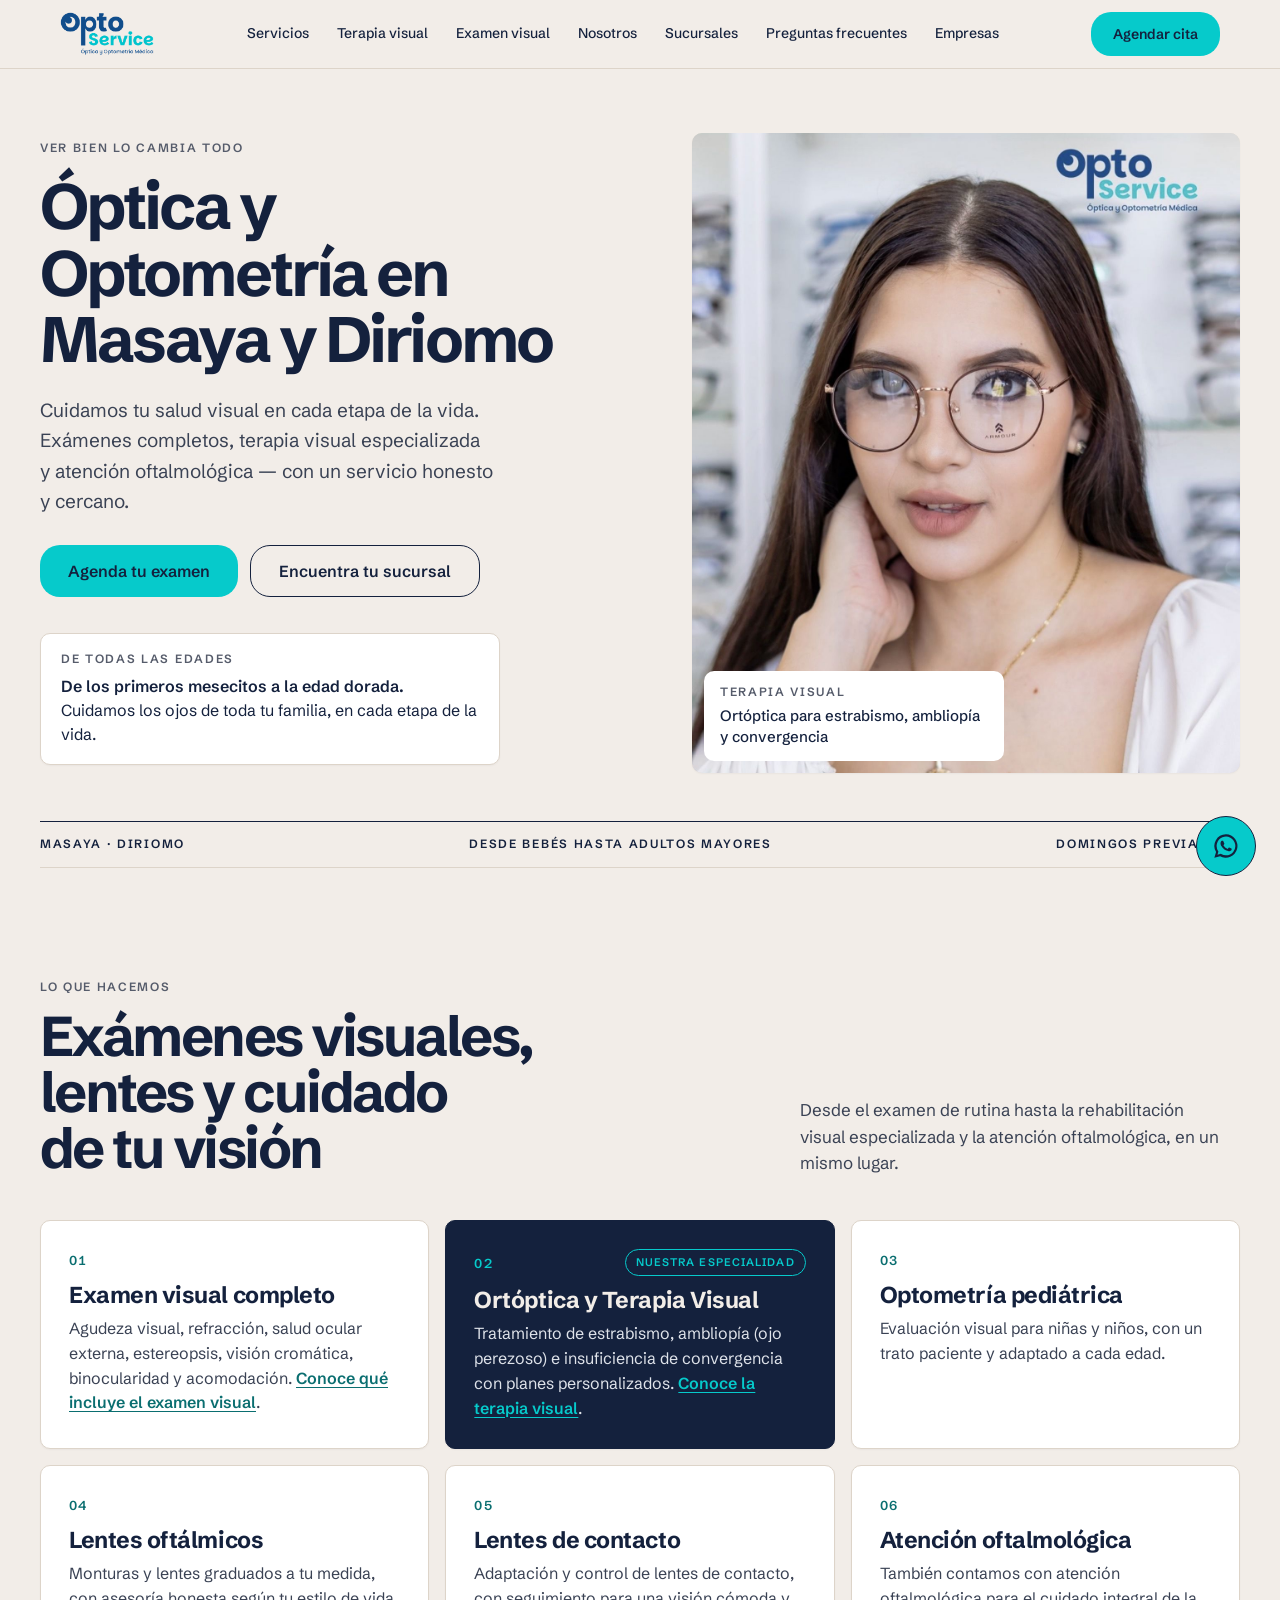
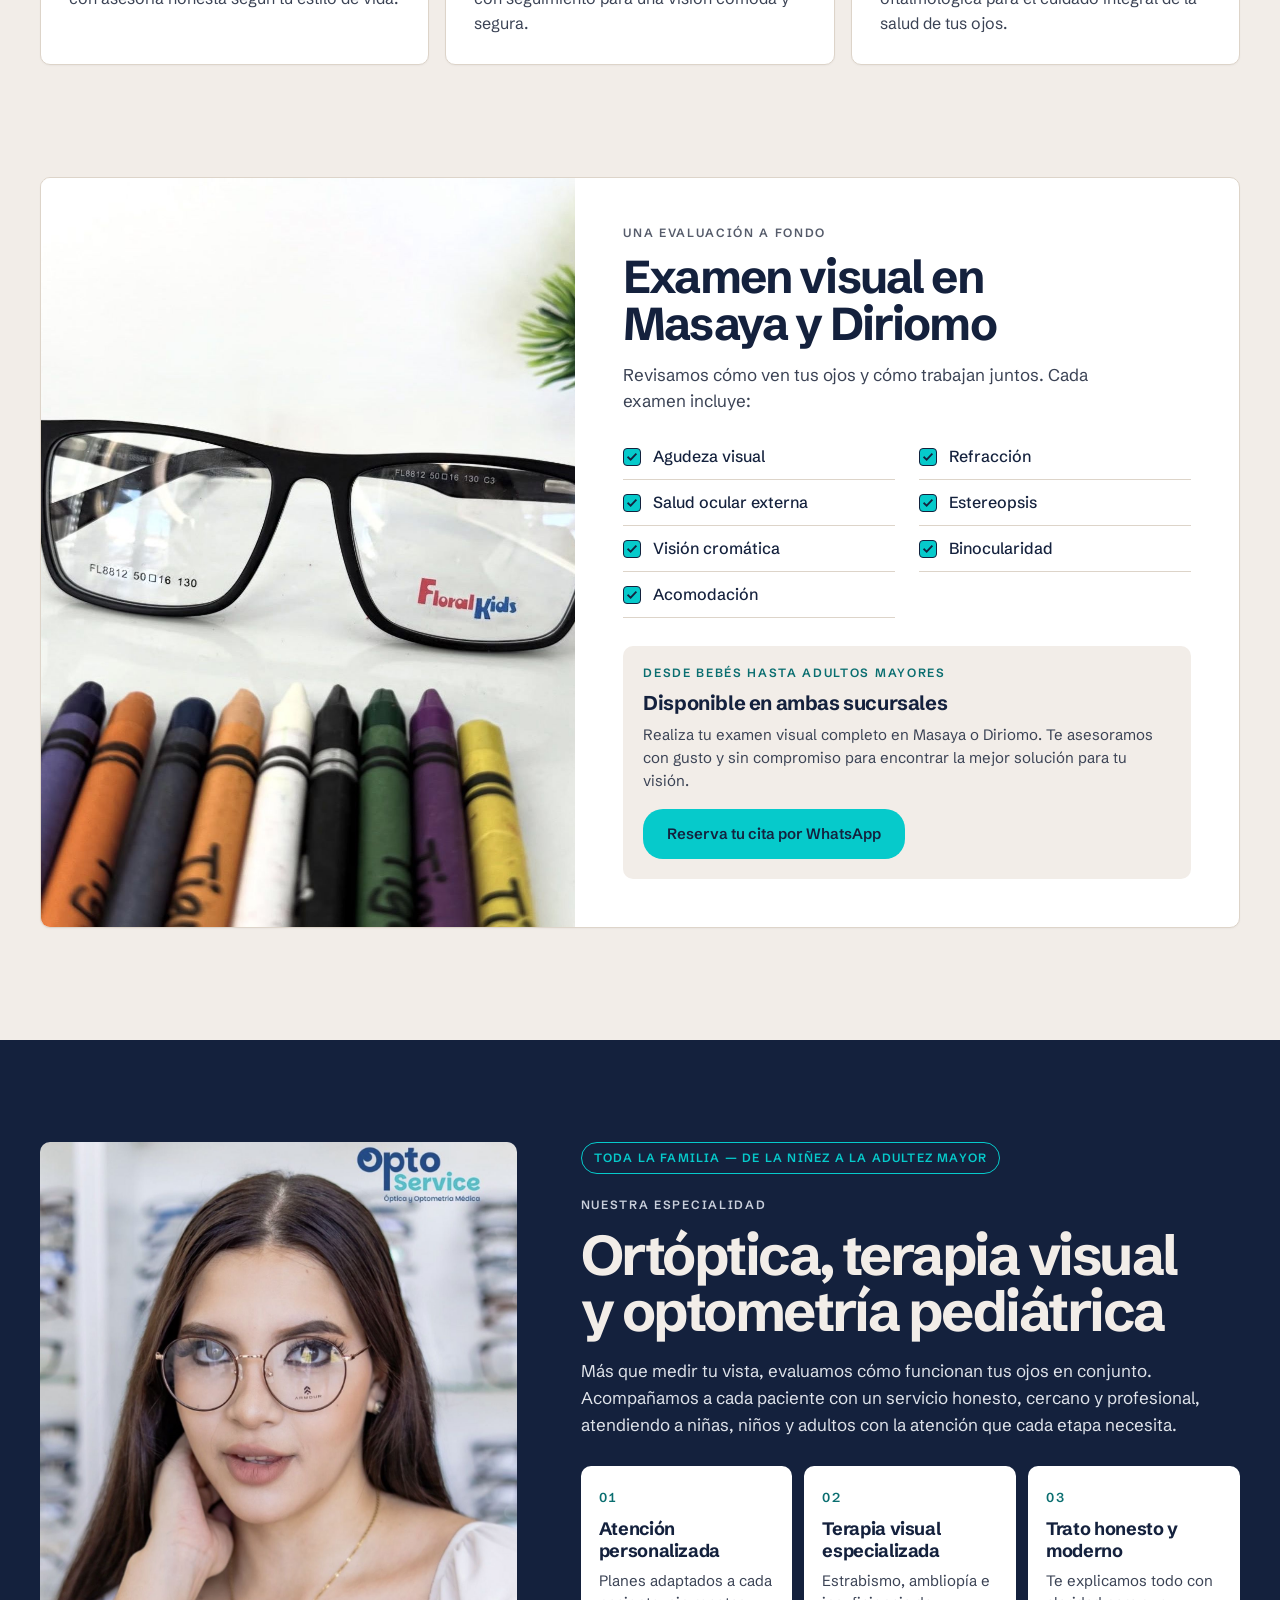
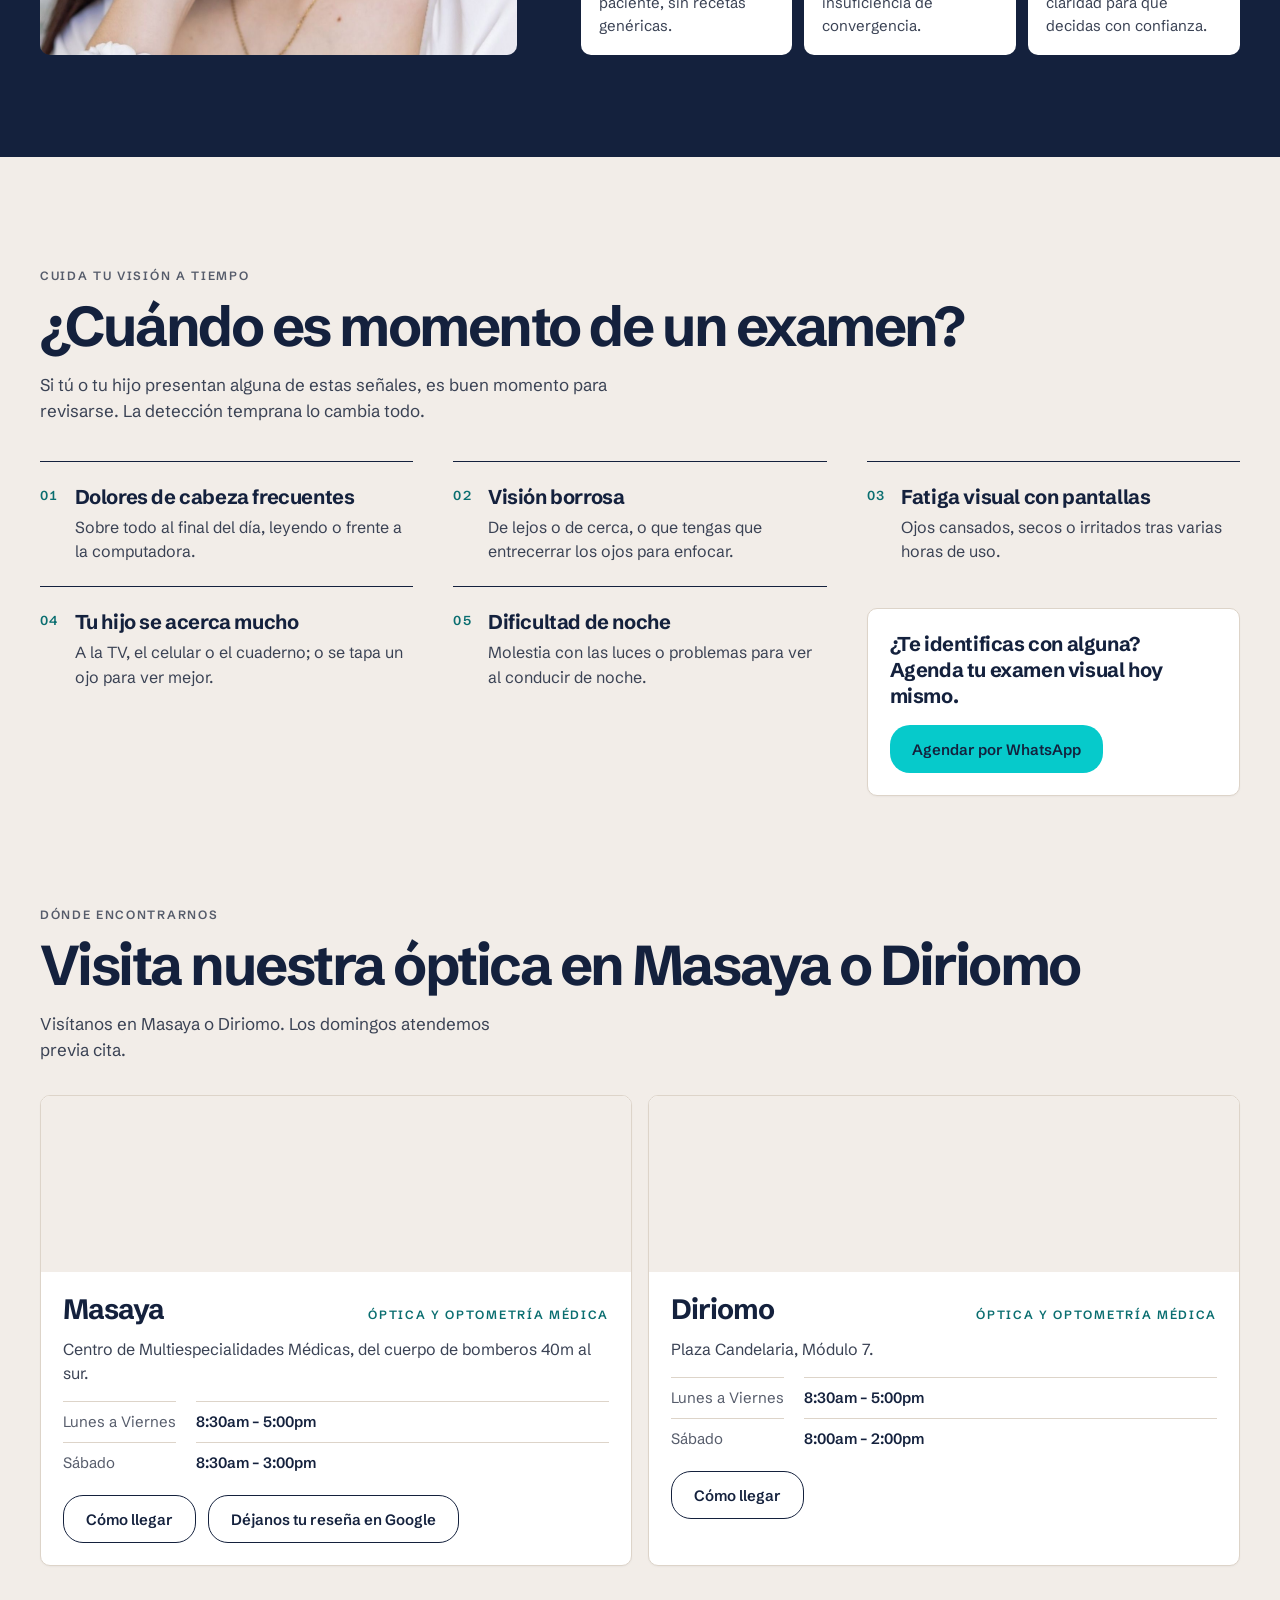
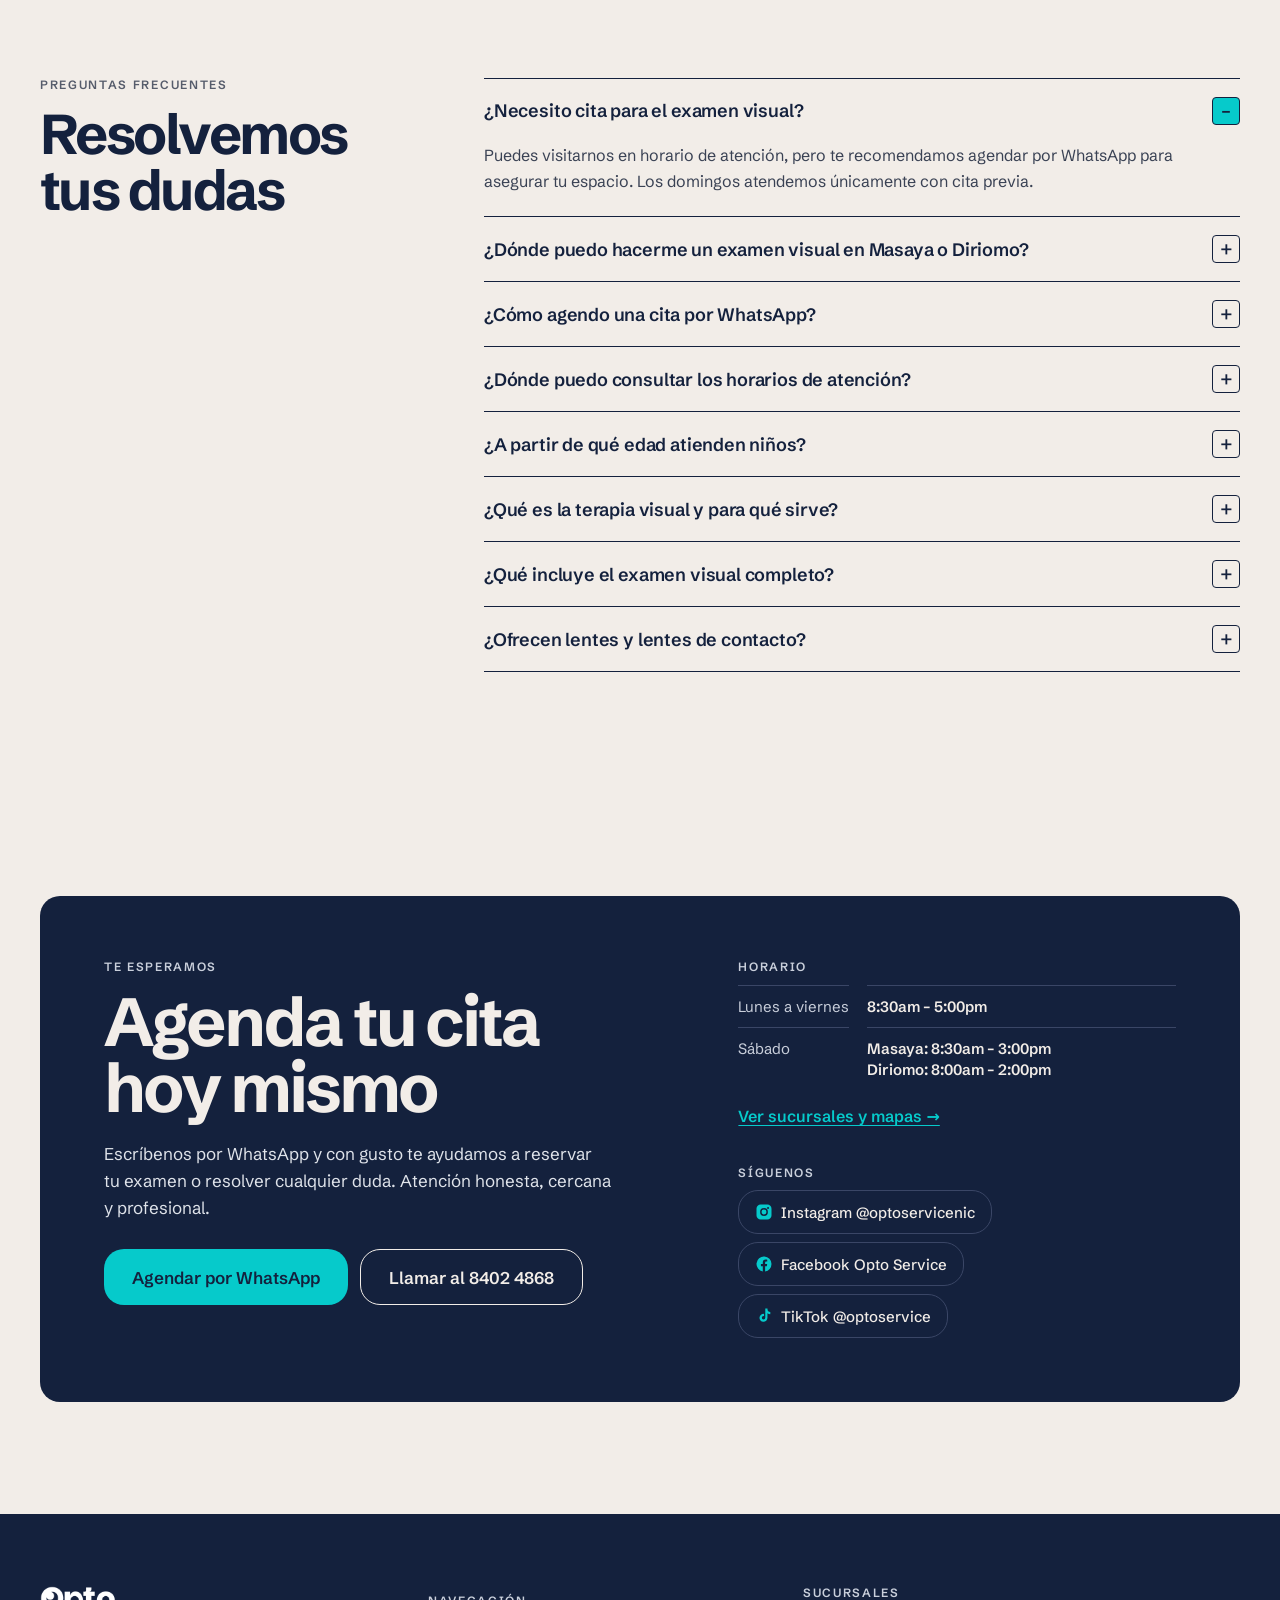
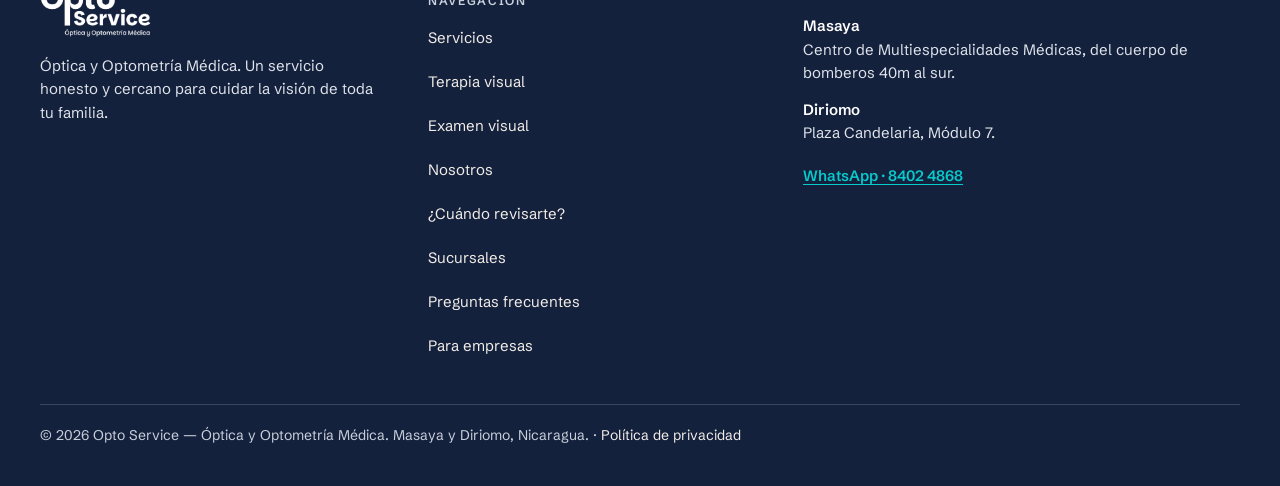
<file: index.html>
<!DOCTYPE html>
<html lang="es">
<head>
<meta charset="utf-8">
<meta name="viewport" content="width=device-width, initial-scale=1">
<title>Opto Service — Óptica y Optometría Médica en Masaya y Diriomo</title>
<meta name="description" content="Óptica y Optometría Médica en Masaya y Diriomo, Nicaragua. Examen visual completo, terapia visual, optometría pediátrica, lentes oftálmicos y de contacto para todas las edades.">
<meta name="theme-color" content="#f2ede8">
<link rel="canonical" href="https://optoservicenic.com/">
<meta property="og:type" content="website">
<meta property="og:url" content="https://optoservicenic.com/">
<meta property="og:title" content="Opto Service — Óptica en Masaya y Diriomo">
<meta property="og:description" content="Ver bien lo cambia todo. Exámenes visuales completos y terapia visual para todas las edades en Masaya y Diriomo.">
<meta property="og:image" content="https://optoservicenic.com/assets/img/compartir.jpg">
<meta property="og:image:alt" content="Opto Service — Óptica y Optometría Médica en Masaya y Diriomo">
<meta property="og:image:width" content="1200">
<meta property="og:image:height" content="630">
<meta name="twitter:card" content="summary_large_image">
<meta property="og:locale" content="es_NI">
<!--comun:recursos-->
<link rel="icon" href="favicon.ico" sizes="48x48">
<link rel="icon" href="assets/img/icons/favicon-32.png" type="image/png" sizes="32x32">
<link rel="icon" href="assets/img/icons/icon-192.png" type="image/png" sizes="192x192">
<link rel="apple-touch-icon" href="assets/img/icons/apple-touch-icon.png">
<link rel="preload" href="assets/fonts/schibsted-grotesk-latin.woff2" as="font" type="font/woff2" crossorigin>
<link rel="stylesheet" href="assets/css/styles.css">
<script src="assets/js/main.js" defer></script>
<!--/comun:recursos-->
<!-- Datos estructurados: los genera scripts/build.py con content/sucursales.json -->
<!--datos-estructurados-->
<script type="application/ld+json">
{
  "@context": "https://schema.org",
  "@graph": [
    {
      "@type": "Organization",
      "@id": "https://optoservicenic.com/#organizacion",
      "name": "Opto Service",
      "url": "https://optoservicenic.com/",
      "logo": "https://optoservicenic.com/assets/img/logo-opto-service.png",
      "telephone": "+50584024868",
      "sameAs": [
        "https://instagram.com/optoservicenic",
        "https://facebook.com/profile.php?id=100092434450811",
        "https://tiktok.com/@optoservice"
      ]
    },
    {
      "@type": "Optician",
      "@id": "https://optoservicenic.com/#masaya",
      "name": "Opto Service — Masaya",
      "url": "https://optoservicenic.com/#masaya",
      "parentOrganization": {
        "@id": "https://optoservicenic.com/#organizacion"
      },
      "telephone": "+50584024868",
      "address": {
        "@type": "PostalAddress",
        "streetAddress": "Centro de Multiespecialidades Médicas, del cuerpo de bomberos 40m al sur.",
        "addressLocality": "Masaya",
        "addressCountry": "NI"
      },
      "openingHoursSpecification": [
        {
          "@type": "OpeningHoursSpecification",
          "dayOfWeek": [
            "Monday",
            "Tuesday",
            "Wednesday",
            "Thursday",
            "Friday"
          ],
          "opens": "08:30",
          "closes": "17:00"
        },
        {
          "@type": "OpeningHoursSpecification",
          "dayOfWeek": "Saturday",
          "opens": "08:30",
          "closes": "15:00"
        }
      ],
      "description": "Los domingos atendemos previa cita."
    },
    {
      "@type": "Optician",
      "@id": "https://optoservicenic.com/#diriomo",
      "name": "Opto Service — Diriomo",
      "url": "https://optoservicenic.com/#diriomo",
      "parentOrganization": {
        "@id": "https://optoservicenic.com/#organizacion"
      },
      "telephone": "+50584024868",
      "address": {
        "@type": "PostalAddress",
        "streetAddress": "Plaza Candelaria, Módulo 7.",
        "addressLocality": "Diriomo",
        "addressCountry": "NI"
      },
      "openingHoursSpecification": [
        {
          "@type": "OpeningHoursSpecification",
          "dayOfWeek": [
            "Monday",
            "Tuesday",
            "Wednesday",
            "Thursday",
            "Friday"
          ],
          "opens": "08:30",
          "closes": "17:00"
        },
        {
          "@type": "OpeningHoursSpecification",
          "dayOfWeek": "Saturday",
          "opens": "08:00",
          "closes": "14:00"
        }
      ],
      "description": "Los domingos atendemos previa cita."
    }
  ]
}
</script>
<!--/datos-estructurados-->
</head>
<body>

  <!-- ===== ENCABEZADO (se repite en todas las páginas) ===== -->
  <!--comun:cabecera-->
  <header class="site-header" data-header>
    <div class="wrap header-bar">
      <a class="brand" href="#top" aria-label="Opto Service, inicio"><img src="assets/img/logo-opto-service.png" alt="Opto Service — Óptica y Optometría Médica" width="95" height="44"></a>
      <nav class="nav-desktop" aria-label="Principal">
        <a href="#promociones" data-promo-link hidden>Promociones</a>
        <a href="#servicios">Servicios</a>
        <a href="/terapia-visual" data-requiere="terapia-visual">Terapia visual</a>
        <a href="#examen">Examen visual</a>
        <a href="#nosotros">Nosotros</a>
        <a href="#sucursales">Sucursales</a>
        <a href="#faq">Preguntas frecuentes</a>
        <a href="/empresas">Empresas</a>
      </nav>
      <a class="btn btn-primary btn-header" href="https://wa.me/50584024868?text=%C2%A1Hola%20Opto%20Service!%20Quiero%20agendar%20un%20examen%20visual.%20%C2%BFMe%20ayudan%20con%20la%20cita%3F" target="_blank" rel="noopener" data-agendar>Agendar cita</a>
      <button type="button" class="nav-burger" data-menu-toggle aria-label="Abrir menú" aria-expanded="false" aria-controls="nav-menu">
        <svg class="i-open" width="20" height="20" viewBox="0 0 20 20" fill="none" stroke="currentColor" stroke-width="1.8" stroke-linecap="square" aria-hidden="true"><path d="M3 6h14M3 10h14M3 14h14"/></svg>
        <svg class="i-close" width="18" height="18" viewBox="0 0 16 16" fill="none" stroke="currentColor" stroke-width="2" stroke-linecap="square" aria-hidden="true"><path d="M3 3l10 10M13 3L3 13"/></svg>
      </button>
    </div>
    <nav class="nav-mobile" id="nav-menu" aria-label="Menú móvil" hidden>
      <a href="#promociones" data-promo-link hidden>Promociones</a>
      <a href="#servicios">Servicios</a>
      <a href="/terapia-visual" data-requiere="terapia-visual">Terapia visual</a>
      <a href="#examen">Examen visual</a>
      <a href="#nosotros">Nosotros</a>
      <a href="#senales">¿Cuándo revisarte?</a>
      <a href="#sucursales">Sucursales</a>
      <a href="#faq">Preguntas frecuentes</a>
      <a href="/empresas">Para empresas</a>
      <a href="#contacto">Contacto</a>
    </nav>
  </header>
  <!--/comun:cabecera-->

  <main>
  <!-- ===== PORTADA ===== -->
  <section id="top" class="hero">
    <div class="wrap hero-grid">
      <div class="hero-copy">
        <div class="eyebrow">Ver bien lo cambia todo</div>
        <h1>Óptica y Optometría en Masaya y Diriomo</h1>
        <p class="lead">Cuidamos tu salud visual en cada etapa de la vida. Exámenes completos, terapia visual especializada y atención oftalmológica — con un servicio honesto y cercano.</p>
        <div class="hero-actions">
          <a class="btn btn-primary" href="https://wa.me/50584024868?text=%C2%A1Hola%20Opto%20Service!%20Quiero%20agendar%20un%20examen%20visual.%20%C2%BFMe%20ayudan%20con%20la%20cita%3F" target="_blank" rel="noopener" data-agendar>Agenda tu examen</a>
          <a class="btn btn-outline" href="#sucursales">Encuentra tu sucursal</a>
        </div>
        <div class="card hero-note">
          <div class="eyebrow">De todas las edades</div>
          <p><strong>De los primeros mesecitos a la edad dorada.</strong> Cuidamos los ojos de toda tu familia, en cada etapa de la vida.</p>
        </div>
      </div>
      <div class="hero-media">
        <div class="hero-photo" data-carousel="portada" data-interval="5000" data-dots="outside">
          <!--fotos:portada-->
          <div class="slide is-active"><img src="assets/uploads/portada-paciente.jpg" alt="Paciente con lentes en Opto Service" width="1320" height="1606" style="object-position:50% 20%" fetchpriority="high" decoding="async"><div class="photo-badge"><div class="eyebrow">Terapia visual</div><div class="photo-badge-text">Ortóptica para estrabismo, ambliopía y convergencia</div></div></div>
          <!--/fotos:portada-->
        </div>
      </div>
    </div>
    <div class="wrap hero-strip">
      <span>Masaya · Diriomo</span><span>Desde bebés hasta adultos mayores</span><span>Domingos previa cita</span>
    </div>
  </section>

  <!-- ===== PROMOCIONES (contenido en content/promociones.json) ===== -->
  <section id="promociones" class="sec" data-promos hidden>
    <div class="wrap">
      <div class="sec-head">
        <div>
          <div class="eyebrow">Promociones del mes</div>
          <h2 class="h2 h2-sm">Aprovecha nuestras ofertas</h2>
        </div>
        <p class="lead">Promociones vigentes en nuestras sucursales de Masaya y Diriomo. Escríbenos por WhatsApp para apartar la tuya.</p>
      </div>
      <div class="promo-list">
<!--promociones-->
<!--/promociones-->
      </div>
    </div>
  </section>

  <!-- ===== SERVICIOS ===== -->
  <section id="servicios" class="sec">
    <div class="wrap">
      <div class="services-head">
        <div>
          <div class="eyebrow">Lo que hacemos</div>
          <h2 class="h2">Exámenes visuales, lentes y cuidado de tu visión</h2>
        </div>
        <p class="lead">Desde el examen de rutina hasta la rehabilitación visual especializada y la atención oftalmológica, en un mismo lugar.</p>
      </div>
      <div class="services-grid">
        <article class="card service"><span class="num">01</span><div><h3>Examen visual completo</h3><p>Agudeza visual, refracción, salud ocular externa, estereopsis, visión cromática, binocularidad y acomodación. <a href="#examen">Conoce qué incluye el examen visual</a>.</p></div></article>
        <article class="card service is-highlight"><div class="service-top"><span class="num">02</span><span class="service-tag">Nuestra especialidad</span></div><div><h3>Ortóptica y Terapia Visual</h3><p>Tratamiento de estrabismo, ambliopía (ojo perezoso) e insuficiencia de convergencia con planes personalizados.<span data-requiere="terapia-visual"> <a href="/terapia-visual">Conoce la terapia visual</a>.</span></p></div></article>
        <article class="card service"><span class="num">03</span><div><h3>Optometría pediátrica</h3><p>Evaluación visual para niñas y niños, con un trato paciente y adaptado a cada edad.</p></div></article>
        <article class="card service"><span class="num">04</span><div><h3>Lentes oftálmicos</h3><p>Monturas y lentes graduados a tu medida, con asesoría honesta según tu estilo de vida.</p></div></article>
        <article class="card service"><span class="num">05</span><div><h3>Lentes de contacto</h3><p>Adaptación y control de lentes de contacto, con seguimiento para una visión cómoda y segura.</p></div></article>
        <article class="card service"><span class="num">06</span><div><h3>Atención oftalmológica</h3><p>También contamos con atención oftalmológica para el cuidado integral de la salud de tus ojos.</p></div></article>
      </div>
    </div>
  </section>

  <!-- ===== EXAMEN VISUAL ===== -->
  <section id="examen" class="sec">
    <div class="wrap card exam">
      <div class="exam-photo" data-carousel="examen" data-interval="5000">
        <!--fotos:examen-->
        <div class="slide is-active"><img src="assets/uploads/servicios-floral-kids.jpg" alt="Montura Floral Kids disponible en Opto Service" width="1320" height="1460" style="object-position:50% 50%" loading="lazy" decoding="async"></div>
        <!--/fotos:examen-->
      </div>
      <div class="exam-body">
        <div class="eyebrow">Una evaluación a fondo</div>
        <h2 class="h2">Examen visual en Masaya y Diriomo</h2>
        <p class="lead">Revisamos cómo ven tus ojos y cómo trabajan juntos. Cada examen incluye:</p>
        <ul class="exam-list">
          <li><span class="check" aria-hidden="true"><svg viewBox="0 0 16 16" fill="none" stroke="currentColor" stroke-width="2.4" stroke-linecap="square"><path d="M3 8.5l3.2 3L13 4.5"/></svg></span>Agudeza visual</li>
          <li><span class="check" aria-hidden="true"><svg viewBox="0 0 16 16" fill="none" stroke="currentColor" stroke-width="2.4" stroke-linecap="square"><path d="M3 8.5l3.2 3L13 4.5"/></svg></span>Refracción</li>
          <li><span class="check" aria-hidden="true"><svg viewBox="0 0 16 16" fill="none" stroke="currentColor" stroke-width="2.4" stroke-linecap="square"><path d="M3 8.5l3.2 3L13 4.5"/></svg></span>Salud ocular externa</li>
          <li><span class="check" aria-hidden="true"><svg viewBox="0 0 16 16" fill="none" stroke="currentColor" stroke-width="2.4" stroke-linecap="square"><path d="M3 8.5l3.2 3L13 4.5"/></svg></span>Estereopsis</li>
          <li><span class="check" aria-hidden="true"><svg viewBox="0 0 16 16" fill="none" stroke="currentColor" stroke-width="2.4" stroke-linecap="square"><path d="M3 8.5l3.2 3L13 4.5"/></svg></span>Visión cromática</li>
          <li><span class="check" aria-hidden="true"><svg viewBox="0 0 16 16" fill="none" stroke="currentColor" stroke-width="2.4" stroke-linecap="square"><path d="M3 8.5l3.2 3L13 4.5"/></svg></span>Binocularidad</li>
          <li><span class="check" aria-hidden="true"><svg viewBox="0 0 16 16" fill="none" stroke="currentColor" stroke-width="2.4" stroke-linecap="square"><path d="M3 8.5l3.2 3L13 4.5"/></svg></span>Acomodación</li>
        </ul>
        <div class="exam-cta">
          <div class="eyebrow is-teal">Desde bebés hasta adultos mayores</div>
          <h3>Disponible en ambas sucursales</h3>
          <p>Realiza tu examen visual completo en Masaya o Diriomo. Te asesoramos con gusto y sin compromiso para encontrar la mejor solución para tu visión.</p>
          <a class="btn btn-primary" href="https://wa.me/50584024868?text=%C2%A1Hola%20Opto%20Service!%20Quiero%20agendar%20un%20examen%20visual.%20%C2%BFMe%20ayudan%20con%20la%20cita%3F" target="_blank" rel="noopener" data-agendar>Reserva tu cita por WhatsApp</a>
        </div>
      </div>
    </div>
  </section>

  <!-- ===== NOSOTROS / ESPECIALIDAD ===== -->
  <section id="nosotros" class="sec-dark about">
    <div class="wrap about-grid">
      <div class="about-photo" data-carousel="nosotros" data-interval="5000">
        <!--fotos:nosotros-->
        <div class="slide is-active"><img src="assets/uploads/portada-paciente.jpg" alt="Paciente con lentes en Opto Service" width="1320" height="1606" style="object-position:50% 20%" loading="lazy" decoding="async"></div>
        <!--/fotos:nosotros-->
      </div>
      <div class="about-body">
        <span class="tag">Toda la familia — de la niñez a la adultez mayor</span>
        <div class="eyebrow">Nuestra especialidad</div>
        <h2 class="h2">Ortóptica, terapia visual y optometría pediátrica</h2>
        <p class="lead">Más que medir tu vista, evaluamos cómo funcionan tus ojos en conjunto. Acompañamos a cada paciente con un servicio honesto, cercano y profesional, atendiendo a niñas, niños y adultos con la atención que cada etapa necesita.</p>
        <div class="pillars">
          <div class="pillar"><span class="num">01</span><h3>Atención personalizada</h3><p>Planes adaptados a cada paciente, sin recetas genéricas.</p></div>
          <div class="pillar"><span class="num">02</span><h3>Terapia visual especializada</h3><p>Estrabismo, ambliopía e insuficiencia de convergencia.</p></div>
          <div class="pillar"><span class="num">03</span><h3>Trato honesto y moderno</h3><p>Te explicamos todo con claridad para que decidas con confianza.</p></div>
        </div>
        <!-- Equipo: se administra en Pages CMS (Equipo · Nosotros). TODO: nombres, títulos y fotos del equipo. -->
        <!--equipo-->
        <!--/equipo-->
      </div>
    </div>
  </section>

  <!-- ===== SEÑALES PARA UN EXAMEN ===== -->
  <section id="senales" class="sec">
    <div class="wrap">
      <div class="eyebrow">Cuida tu visión a tiempo</div>
      <h2 class="h2">¿Cuándo es momento de un examen?</h2>
      <p class="lead" style="max-width:600px">Si tú o tu hijo presentan alguna de estas señales, es buen momento para revisarse. La detección temprana lo cambia todo.</p>
      <div class="signs">
        <div class="sign"><span class="num">01</span><div><h3>Dolores de cabeza frecuentes</h3><p>Sobre todo al final del día, leyendo o frente a la computadora.</p></div></div>
        <div class="sign"><span class="num">02</span><div><h3>Visión borrosa</h3><p>De lejos o de cerca, o que tengas que entrecerrar los ojos para enfocar.</p></div></div>
        <div class="sign"><span class="num">03</span><div><h3>Fatiga visual con pantallas</h3><p>Ojos cansados, secos o irritados tras varias horas de uso.</p></div></div>
        <div class="sign"><span class="num">04</span><div><h3>Tu hijo se acerca mucho</h3><p>A la TV, el celular o el cuaderno; o se tapa un ojo para ver mejor.</p></div></div>
        <div class="sign"><span class="num">05</span><div><h3>Dificultad de noche</h3><p>Molestia con las luces o problemas para ver al conducir de noche.</p></div></div>
        <div class="card signs-cta">
          <p>¿Te identificas con alguna? Agenda tu examen visual hoy mismo.</p>
          <a class="btn btn-primary btn-sm" href="https://wa.me/50584024868?text=%C2%A1Hola%20Opto%20Service!%20Quiero%20agendar%20un%20examen%20visual.%20%C2%BFMe%20ayudan%20con%20la%20cita%3F" target="_blank" rel="noopener" data-agendar>Agendar por WhatsApp</a>
        </div>
      </div>
    </div>
  </section>

  <!-- ===== SUCURSALES / HORARIOS ===== -->
  <section id="sucursales" class="sec">
    <div class="wrap">
      <div class="eyebrow">Dónde encontrarnos</div>
      <h2 class="h2">Visita nuestra óptica en Masaya o Diriomo</h2>
      <p class="lead" style="max-width:520px">Visítanos en Masaya o Diriomo. Los domingos atendemos previa cita.</p>
      <div class="branches">
        <article class="card branch" id="masaya">
          <div class="branch-photo" data-carousel="masaya" data-interval="5000" hidden>
            <!--fotos:masaya-->
            <!--/fotos:masaya-->
          </div>
          <!--sucursal:masaya-->
          <iframe class="branch-map" src="https://maps.google.com/maps?q=Opto%20Service%2C%20Cuerpo%20de%20bomberos%2040%20metros%20sur%2C%20Avenida%20central%2C%20Masaya%2C%20Nicaragua&amp;z=15&amp;output=embed" loading="lazy" referrerpolicy="no-referrer-when-downgrade" title="Mapa de la sucursal de Masaya"></iframe>
          <div class="branch-body">
            <div class="branch-head"><h3>Masaya</h3><span class="eyebrow is-teal">Óptica y Optometría Médica</span></div>
            <p class="branch-addr">Centro de Multiespecialidades Médicas, del cuerpo de bomberos 40m al sur.</p>
            <dl class="hours">
              <dt>Lunes a Viernes</dt><dd>8:30am – 5:00pm</dd>
              <dt>Sábado</dt><dd>8:30am – 3:00pm</dd>
            </dl>
            <div class="branch-actions">
              <a class="btn btn-outline btn-sm" href="https://www.google.com/maps/dir/?api=1&amp;destination=Opto%20Service%2C%20Cuerpo%20de%20bomberos%2040%20metros%20sur%2C%20Avenida%20central%2C%20Masaya%2C%20Nicaragua" target="_blank" rel="noopener">Cómo llegar<span class="sr-only"> a la sucursal de Masaya</span></a>
              <a class="btn btn-outline btn-sm" href="https://g.page/r/CeLkjb6qK5vxEBM/review" target="_blank" rel="noopener">Déjanos tu reseña en Google<span class="sr-only"> — sucursal de Masaya</span></a>
            </div>
          </div>
          <!--/sucursal:masaya-->
        </article>
        <article class="card branch" id="diriomo">
          <div class="branch-photo" data-carousel="diriomo" data-interval="5000" hidden>
            <!--fotos:diriomo-->
            <!--/fotos:diriomo-->
          </div>
          <!--sucursal:diriomo-->
          <iframe class="branch-map" src="https://maps.google.com/maps?q=Opto%20Service%20Diriomo%2C%20Plaza%20Candelaria%2C%20Diriomo%2C%20Nicaragua&amp;z=15&amp;output=embed" loading="lazy" referrerpolicy="no-referrer-when-downgrade" title="Mapa de la sucursal de Diriomo"></iframe>
          <div class="branch-body">
            <div class="branch-head"><h3>Diriomo</h3><span class="eyebrow is-teal">Óptica y Optometría Médica</span></div>
            <p class="branch-addr">Plaza Candelaria, Módulo 7.</p>
            <dl class="hours">
              <dt>Lunes a Viernes</dt><dd>8:30am – 5:00pm</dd>
              <dt>Sábado</dt><dd>8:00am – 2:00pm</dd>
            </dl>
            <a class="btn btn-outline btn-sm" href="https://www.google.com/maps/dir/?api=1&amp;destination=Opto%20Service%20Diriomo%2C%20Plaza%20Candelaria%2C%20Diriomo%2C%20Nicaragua" target="_blank" rel="noopener">Cómo llegar<span class="sr-only"> a la sucursal de Diriomo</span></a>
          </div>
          <!--/sucursal:diriomo-->
        </article>
      </div>
    </div>
  </section>

  <!-- ===== PREGUNTAS FRECUENTES ===== -->
  <section id="faq" class="sec faq">
    <div class="wrap split">
      <div class="faq-intro">
        <div class="eyebrow">Preguntas frecuentes</div>
        <h2 class="h2">Resolvemos tus dudas</h2>
      </div>
      <div class="faq-list">
        <details name="faq" open>
          <summary>¿Necesito cita para el examen visual?<span class="faq-icon" aria-hidden="true"></span></summary>
          <p>Puedes visitarnos en horario de atención, pero te recomendamos agendar por WhatsApp para asegurar tu espacio. Los domingos atendemos únicamente con cita previa.</p>
        </details>
        <details name="faq">
          <summary>¿Dónde puedo hacerme un examen visual en Masaya o Diriomo?<span class="faq-icon" aria-hidden="true"></span></summary>
          <p>Puedes realizar tu examen visual en cualquiera de nuestras dos sucursales: <a href="#masaya">Masaya, en el Centro de Multiespecialidades Médicas, del cuerpo de bomberos 40m al sur</a>, o <a href="#diriomo">Diriomo, en Plaza Candelaria, Módulo 7</a>. En cada tarjeta encontrarás el mapa y el botón para ver cómo llegar.</p>
        </details>
        <details name="faq">
          <summary>¿Cómo agendo una cita por WhatsApp?<span class="faq-icon" aria-hidden="true"></span></summary>
          <p>Pulsa <a href="https://wa.me/50584024868" target="_blank" rel="noopener" data-agendar>Agendar cita</a>, elige el servicio y la sucursal, e indica cuándo te viene bien. Se abrirá WhatsApp con tu mensaje preparado; tú decides cuándo enviarlo. La fecha y la hora se confirman con nuestro equipo por ese medio.</p>
        </details>
        <details name="faq">
          <summary>¿Dónde puedo consultar los horarios de atención?<span class="faq-icon" aria-hidden="true"></span></summary>
          <p>Consulta el horario de <a href="#masaya">Masaya</a> o el de <a href="#diriomo">Diriomo</a> antes de visitarnos: los sábados tienen horarios diferentes. Los domingos atendemos únicamente con cita previa.</p>
        </details>
        <details name="faq">
          <summary>¿A partir de qué edad atienden niños?<span class="faq-icon" aria-hidden="true"></span></summary>
          <p>Atendemos todas las edades. Contamos con optometría pediátrica y técnicas adaptadas para evaluar la visión de niñas y niños desde temprana edad.</p>
        </details>
        <details name="faq">
          <summary>¿Qué es la terapia visual y para qué sirve?<span class="faq-icon" aria-hidden="true"></span></summary>
          <p>Es un conjunto de tratamientos personalizados para mejorar cómo trabajan los ojos en conjunto. Ayuda en casos de estrabismo, ambliopía (ojo perezoso) e insuficiencia de convergencia.</p>
        </details>
        <details name="faq">
          <summary>¿Qué incluye el examen visual completo?<span class="faq-icon" aria-hidden="true"></span></summary>
          <p>Evaluamos agudeza visual, refracción, salud ocular externa, estereopsis, visión cromática, binocularidad y acomodación — una valoración a fondo, no solo medir tu vista.</p>
        </details>
        <details name="faq">
          <summary>¿Ofrecen lentes y lentes de contacto?<span class="faq-icon" aria-hidden="true"></span></summary>
          <p>Sí. Tenemos lentes oftálmicos a tu medida y realizamos adaptación y seguimiento de lentes de contacto, con asesoría honesta según tu estilo de vida.</p>
        </details>
      </div>
    </div>
  </section>

  <!-- ===== CONTACTO ===== -->
  <section id="contacto" class="sec contact">
    <div class="wrap contact-card">
      <div class="contact-copy">
        <div class="eyebrow">Te esperamos</div>
        <h2>Agenda tu cita hoy mismo</h2>
        <p class="lead">Escríbenos por WhatsApp y con gusto te ayudamos a reservar tu examen o resolver cualquier duda. Atención honesta, cercana y profesional.</p>
        <div class="contact-buttons">
          <a class="btn btn-primary" href="https://wa.me/50584024868?text=%C2%A1Hola%20Opto%20Service!%20Quiero%20agendar%20un%20examen%20visual.%20%C2%BFMe%20ayudan%20con%20la%20cita%3F" target="_blank" rel="noopener" data-agendar>Agendar por WhatsApp</a>
          <a class="btn btn-light" href="tel:+50584024868">Llamar al 8402 4868</a>
        </div>
      </div>
      <div class="contact-side">
        <div class="contact-block">
          <div class="eyebrow">Horario</div>
          <!--contacto:horario-->
          <dl class="contact-hours">
            <dt>Lunes a viernes</dt><dd>8:30am – 5:00pm</dd>
            <dt>Sábado</dt><dd><span class="nowrap">Masaya: 8:30am – 3:00pm</span><br><span class="nowrap">Diriomo: 8:00am – 2:00pm</span></dd>
          </dl>
          <!--/contacto:horario-->
          <a class="contact-link" href="#sucursales">Ver sucursales y mapas →</a>
        </div>
        <div class="contact-block">
          <div class="eyebrow">Síguenos</div>
          <div class="socials">
            <a href="https://instagram.com/optoservicenic" target="_blank" rel="noopener"><svg viewBox="0 0 24 24" width="18" height="18" fill="currentColor" aria-hidden="true"><path fill-rule="evenodd" d="M7.5 2h9A5.5 5.5 0 0 1 22 7.5v9a5.5 5.5 0 0 1-5.5 5.5h-9A5.5 5.5 0 0 1 2 16.5v-9A5.5 5.5 0 0 1 7.5 2zM12 6.8a5.2 5.2 0 1 0 0 10.4a5.2 5.2 0 1 0 0-10.4zM12 8.7a3.3 3.3 0 1 1 0 6.6a3.3 3.3 0 1 1 0-6.6zM17.4 5.2a1.35 1.35 0 1 0 0 2.7a1.35 1.35 0 1 0 0-2.7z"/></svg>Instagram @optoservicenic</a>
            <a href="https://facebook.com/profile.php?id=100092434450811" target="_blank" rel="noopener"><svg viewBox="0 0 24 24" width="18" height="18" fill="currentColor" aria-hidden="true"><path d="M22 12a10 10 0 1 0-11.6 9.9v-7H7.9V12h2.5V9.8c0-2.5 1.5-3.8 3.7-3.8 1.1 0 2.2.2 2.2.2v2.4h-1.2c-1.2 0-1.6.8-1.6 1.5V12h2.7l-.4 2.9h-2.3v7A10 10 0 0 0 22 12z"/></svg>Facebook Opto Service</a>
            <a href="https://tiktok.com/@optoservice" target="_blank" rel="noopener"><svg viewBox="0 0 24 24" width="18" height="18" fill="currentColor" aria-hidden="true"><path d="M16.6 2h-2.9v12.4a2.3 2.3 0 1 1-2.3-2.3c.2 0 .5 0 .7.1V9.2a5.3 5.3 0 1 0 4.5 5.2V8.3a6.5 6.5 0 0 0 3.8 1.2V6.6a3.7 3.7 0 0 1-3.7-3.7c0-.3 0-.6-.1-.9z"/></svg>TikTok @optoservice</a>
          </div>
        </div>
      </div>
    </div>
  </section>
  </main>

  <!-- ===== PIE, BOTONES FLOTANTES Y "AGENDAR CITA" (se repiten en todas las páginas) ===== -->
  <!--comun:pie-->
  <!-- ===== PIE DE PÁGINA ===== -->
  <footer class="site-footer">
    <div class="wrap footer-grid">
      <div class="footer-brand">
        <img src="assets/img/logo-opto-service.png" alt="Opto Service — Óptica y Optometría Médica" width="112" height="52" loading="lazy" decoding="async">
        <p>Óptica y Optometría Médica. Un servicio honesto y cercano para cuidar la visión de toda tu familia.</p>
      </div>
      <nav class="footer-nav" aria-label="Pie de página">
        <div class="eyebrow">Navegación</div>
        <div>
          <a href="#servicios">Servicios</a>
          <a href="/terapia-visual" data-requiere="terapia-visual">Terapia visual</a>
          <a href="#examen">Examen visual</a>
          <a href="#nosotros">Nosotros</a>
          <a href="#senales">¿Cuándo revisarte?</a>
          <a href="#sucursales">Sucursales</a>
          <a href="#faq">Preguntas frecuentes</a>
          <a href="/empresas">Para empresas</a>
        </div>
      </nav>
      <div class="footer-branches">
        <div class="eyebrow">Sucursales</div>
        <!--pie:sucursales-->
        <p><strong>Masaya</strong><br>Centro de Multiespecialidades Médicas, del cuerpo de bomberos 40m al sur.</p>
        <p><strong>Diriomo</strong><br>Plaza Candelaria, Módulo 7.</p>
        <!--/pie:sucursales-->
        <a class="footer-wa" href="https://wa.me/50584024868?text=%C2%A1Hola%20Opto%20Service!%20Quiero%20agendar%20un%20examen%20visual.%20%C2%BFMe%20ayudan%20con%20la%20cita%3F" target="_blank" rel="noopener">WhatsApp · 8402 4868</a>
      </div>
    </div>
    <div class="wrap footer-legal">© <span data-year>2026</span> Opto Service — Óptica y Optometría Médica. Masaya y Diriomo, Nicaragua.<span data-requiere="privacidad"> · <a href="/privacidad">Política de privacidad</a></span></div>
  </footer>

  <!-- ===== WHATSAPP (escritorio) ===== -->
  <a class="fab-wa" href="https://wa.me/50584024868?text=%C2%A1Hola%20Opto%20Service!%20Quiero%20agendar%20un%20examen%20visual.%20%C2%BFMe%20ayudan%20con%20la%20cita%3F" target="_blank" rel="noopener" aria-label="WhatsApp 8402 4868">
    <svg viewBox="0 0 24 24" width="28" height="28" fill="currentColor" aria-hidden="true"><path d="M12 2a10 10 0 0 0-8.5 15.2L2 22l4.9-1.3A10 10 0 1 0 12 2zm0 18a8 8 0 0 1-4.1-1.1l-.3-.2-2.9.8.8-2.8-.2-.3A8 8 0 1 1 12 20zm4.5-5.9c-.2-.1-1.4-.7-1.7-.8-.2-.1-.4-.1-.5.1l-.7.9c-.1.2-.3.2-.5.1a6.5 6.5 0 0 1-3.2-2.8c-.1-.2 0-.4.1-.5l.4-.5c.1-.2.1-.3.2-.5 0-.1 0-.3-.1-.4-.1-.1-.5-1.3-.8-1.8-.2-.4-.4-.4-.5-.4h-.5c-.2 0-.4.1-.6.3-.2.2-.8.8-.8 2s.8 2.3.9 2.4c.1.2 1.7 2.7 4.2 3.7 1.5.6 2 .7 2.7.6.4-.1 1.4-.6 1.6-1.1.2-.5.2-1 .1-1.1-.1-.1-.2-.1-.5-.3z"/></svg>
  </a>
  <!--chat-launcher-->
  <!--/chat-launcher-->

  <!-- ===== BARRA INFERIOR (móvil) ===== -->
  <div class="mobile-bar">
    <a class="bar-call" href="tel:+50584024868"><svg width="17" height="17" viewBox="0 0 20 20" fill="none" stroke="currentColor" stroke-width="1.8" stroke-linejoin="round" aria-hidden="true"><path d="M5 3h3l1.5 3.5-2 1.3a9 9 0 004.7 4.7l1.3-2L17 11.5V15a2 2 0 01-2 2A12 12 0 013 5a2 2 0 012-2z"/></svg>Llamar</a>
    <!--chat-bar-->
    <!--/chat-bar-->
    <a class="bar-book" href="https://wa.me/50584024868?text=%C2%A1Hola%20Opto%20Service!%20Quiero%20agendar%20un%20examen%20visual.%20%C2%BFMe%20ayudan%20con%20la%20cita%3F" target="_blank" rel="noopener" data-agendar>Agendar cita</a>
  </div>

  <!-- ===== AGENDAR CITA: arma el mensaje de WhatsApp en 3 pasos ===== -->
  <dialog class="sheet" data-sheet aria-labelledby="sheet-title">
    <div class="sheet-box">
      <div class="sheet-head">
        <div class="sheet-top">
          <span class="eyebrow" data-sheet-step>Paso 1 de 3</span>
          <button type="button" class="icon-btn" data-sheet-close aria-label="Cerrar"><svg width="16" height="16" viewBox="0 0 16 16" fill="none" stroke="currentColor" stroke-width="2" stroke-linecap="square" aria-hidden="true"><path d="M3 3l10 10M13 3L3 13"/></svg></button>
        </div>
        <div class="sheet-bars" aria-hidden="true"><span class="is-done"></span><span></span><span></span></div>
        <h2 class="sheet-title" id="sheet-title" tabindex="-1" data-sheet-title>¿Qué necesitas?</h2>
      </div>
      <form class="sheet-body" data-sheet-form>
        <fieldset data-step="1">
          <legend class="sr-only">Servicio</legend>
          <label class="opt"><input type="radio" name="servicio" value="Examen visual completo"><span class="opt-box"><svg viewBox="0 0 16 16" fill="none" stroke="currentColor" stroke-width="2.4" stroke-linecap="square" aria-hidden="true"><path d="M3 8.5l3.2 3L13 4.5"/></svg></span>Examen visual completo</label>
          <label class="opt"><input type="radio" name="servicio" value="Terapia visual"><span class="opt-box"><svg viewBox="0 0 16 16" fill="none" stroke="currentColor" stroke-width="2.4" stroke-linecap="square" aria-hidden="true"><path d="M3 8.5l3.2 3L13 4.5"/></svg></span>Terapia visual</label>
          <label class="opt"><input type="radio" name="servicio" value="Optometría pediátrica"><span class="opt-box"><svg viewBox="0 0 16 16" fill="none" stroke="currentColor" stroke-width="2.4" stroke-linecap="square" aria-hidden="true"><path d="M3 8.5l3.2 3L13 4.5"/></svg></span>Optometría pediátrica</label>
          <label class="opt"><input type="radio" name="servicio" value="Lentes oftálmicos"><span class="opt-box"><svg viewBox="0 0 16 16" fill="none" stroke="currentColor" stroke-width="2.4" stroke-linecap="square" aria-hidden="true"><path d="M3 8.5l3.2 3L13 4.5"/></svg></span>Lentes oftálmicos</label>
          <label class="opt"><input type="radio" name="servicio" value="Lentes de contacto"><span class="opt-box"><svg viewBox="0 0 16 16" fill="none" stroke="currentColor" stroke-width="2.4" stroke-linecap="square" aria-hidden="true"><path d="M3 8.5l3.2 3L13 4.5"/></svg></span>Lentes de contacto</label>
          <label class="opt"><input type="radio" name="servicio" value="Atención oftalmológica"><span class="opt-box"><svg viewBox="0 0 16 16" fill="none" stroke="currentColor" stroke-width="2.4" stroke-linecap="square" aria-hidden="true"><path d="M3 8.5l3.2 3L13 4.5"/></svg></span>Atención oftalmológica</label>
          <label class="opt"><input type="radio" name="servicio" value="no-seguro"><span class="opt-box"><svg viewBox="0 0 16 16" fill="none" stroke="currentColor" stroke-width="2.4" stroke-linecap="square" aria-hidden="true"><path d="M3 8.5l3.2 3L13 4.5"/></svg></span>No estoy seguro</label>
        </fieldset>
        <fieldset data-step="2" hidden>
          <legend class="sr-only">Sucursal</legend>
          <label class="opt opt-lg"><input type="radio" name="sucursal" value="Masaya"><span class="opt-box"><svg viewBox="0 0 16 16" fill="none" stroke="currentColor" stroke-width="2.4" stroke-linecap="square" aria-hidden="true"><path d="M3 8.5l3.2 3L13 4.5"/></svg></span><span><b>Masaya</b><small>Centro de Multiespecialidades Médicas</small></span></label>
          <label class="opt opt-lg"><input type="radio" name="sucursal" value="Diriomo"><span class="opt-box"><svg viewBox="0 0 16 16" fill="none" stroke="currentColor" stroke-width="2.4" stroke-linecap="square" aria-hidden="true"><path d="M3 8.5l3.2 3L13 4.5"/></svg></span><span><b>Diriomo</b><small>Plaza Candelaria, Módulo 7</small></span></label>
        </fieldset>
        <div data-step="3" hidden>
          <fieldset class="is-grid">
            <legend class="sr-only">Cuándo te viene bien (opcional)</legend>
            <label class="opt opt-sm"><input type="radio" name="cuando" value="Me gustaría que sea lo antes posible."><span class="opt-box"><svg viewBox="0 0 16 16" fill="none" stroke="currentColor" stroke-width="2.4" stroke-linecap="square" aria-hidden="true"><path d="M3 8.5l3.2 3L13 4.5"/></svg></span>Lo antes posible</label>
            <label class="opt opt-sm"><input type="radio" name="cuando" value="Me viene bien esta semana."><span class="opt-box"><svg viewBox="0 0 16 16" fill="none" stroke="currentColor" stroke-width="2.4" stroke-linecap="square" aria-hidden="true"><path d="M3 8.5l3.2 3L13 4.5"/></svg></span>Esta semana</label>
            <label class="opt opt-sm"><input type="radio" name="cuando" value="Me viene bien un sábado."><span class="opt-box"><svg viewBox="0 0 16 16" fill="none" stroke="currentColor" stroke-width="2.4" stroke-linecap="square" aria-hidden="true"><path d="M3 8.5l3.2 3L13 4.5"/></svg></span>Un sábado</label>
            <label class="opt opt-sm"><input type="radio" name="cuando" value="El día y la hora los coordinamos por aquí."><span class="opt-box"><svg viewBox="0 0 16 16" fill="none" stroke="currentColor" stroke-width="2.4" stroke-linecap="square" aria-hidden="true"><path d="M3 8.5l3.2 3L13 4.5"/></svg></span>Lo converso con ustedes</label>
          </fieldset>
          <label class="field">Tu nombre (opcional)
            <input name="nombre" autocomplete="name" maxlength="60">
          </label>
        </div>
      </form>
      <div class="sheet-foot">
        <button type="button" class="btn btn-primary btn-block" data-sheet-next aria-disabled="true">Continuar</button>
        <a class="btn btn-primary btn-block" data-sheet-send hidden href="https://wa.me/50584024868" target="_blank" rel="noopener">Abrir WhatsApp con mi mensaje</a>
        <p class="sheet-note" data-sheet-note hidden>Solo se abre la conversación; no se envía nada hasta que tú pulses enviar.</p>
        <button type="button" class="btn btn-outline btn-block" data-sheet-back hidden>Atrás</button>
      </div>
    </div>
  </dialog>

  <!--chat-config-->
  <!--/chat-config-->
  <!--/comun:pie-->

</body>
</html>
</file>
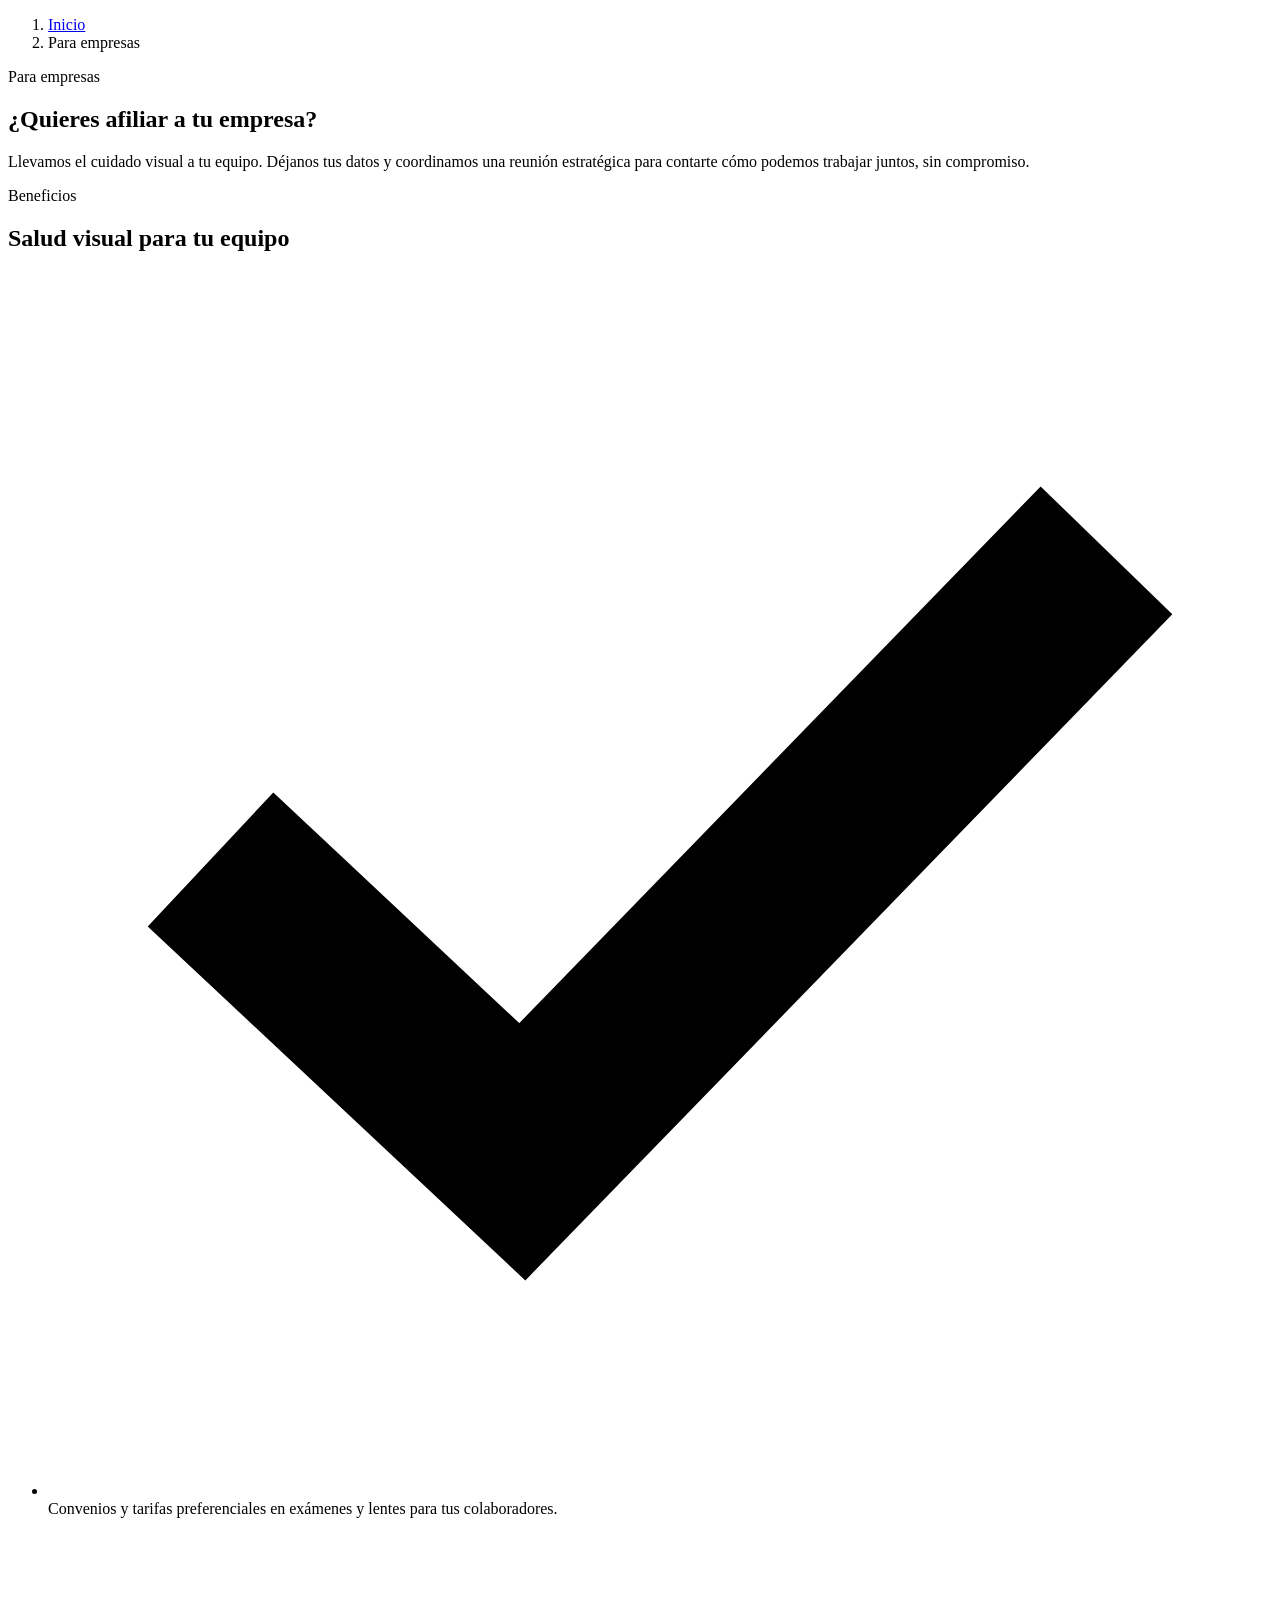
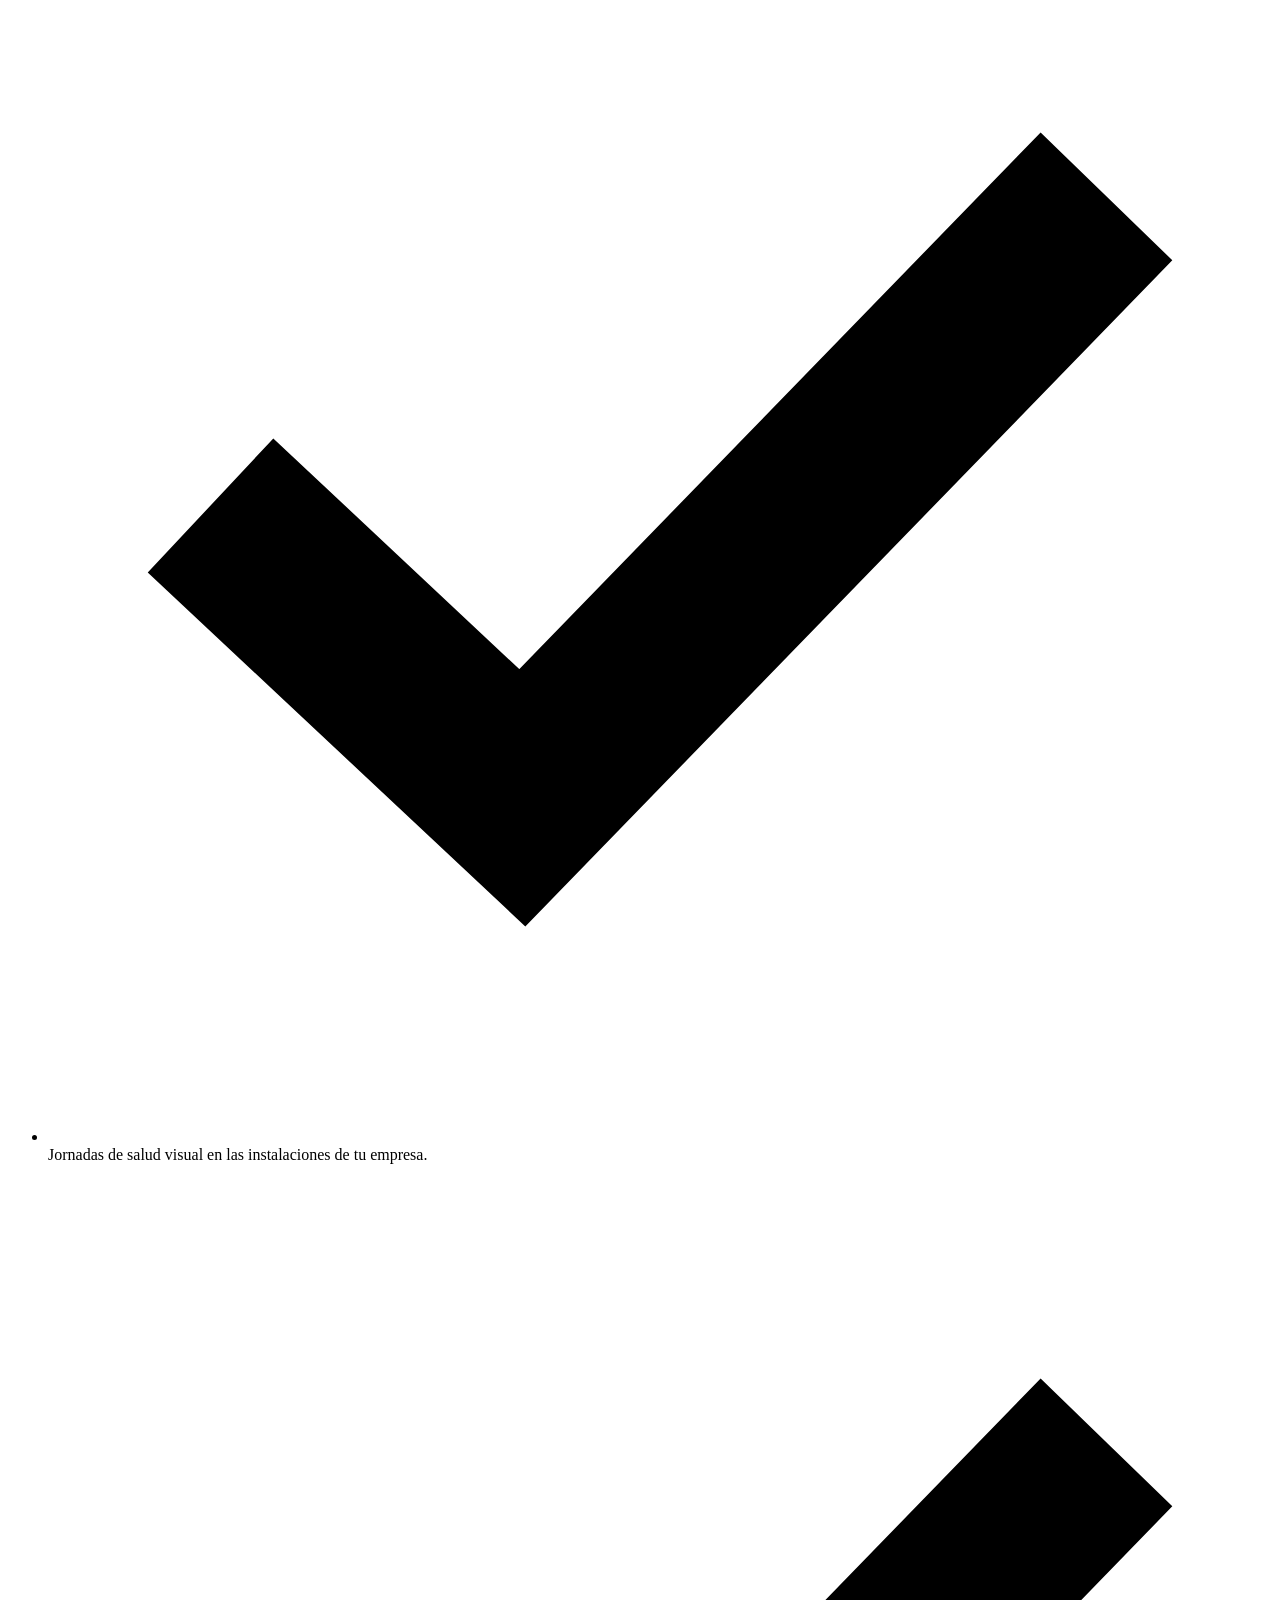
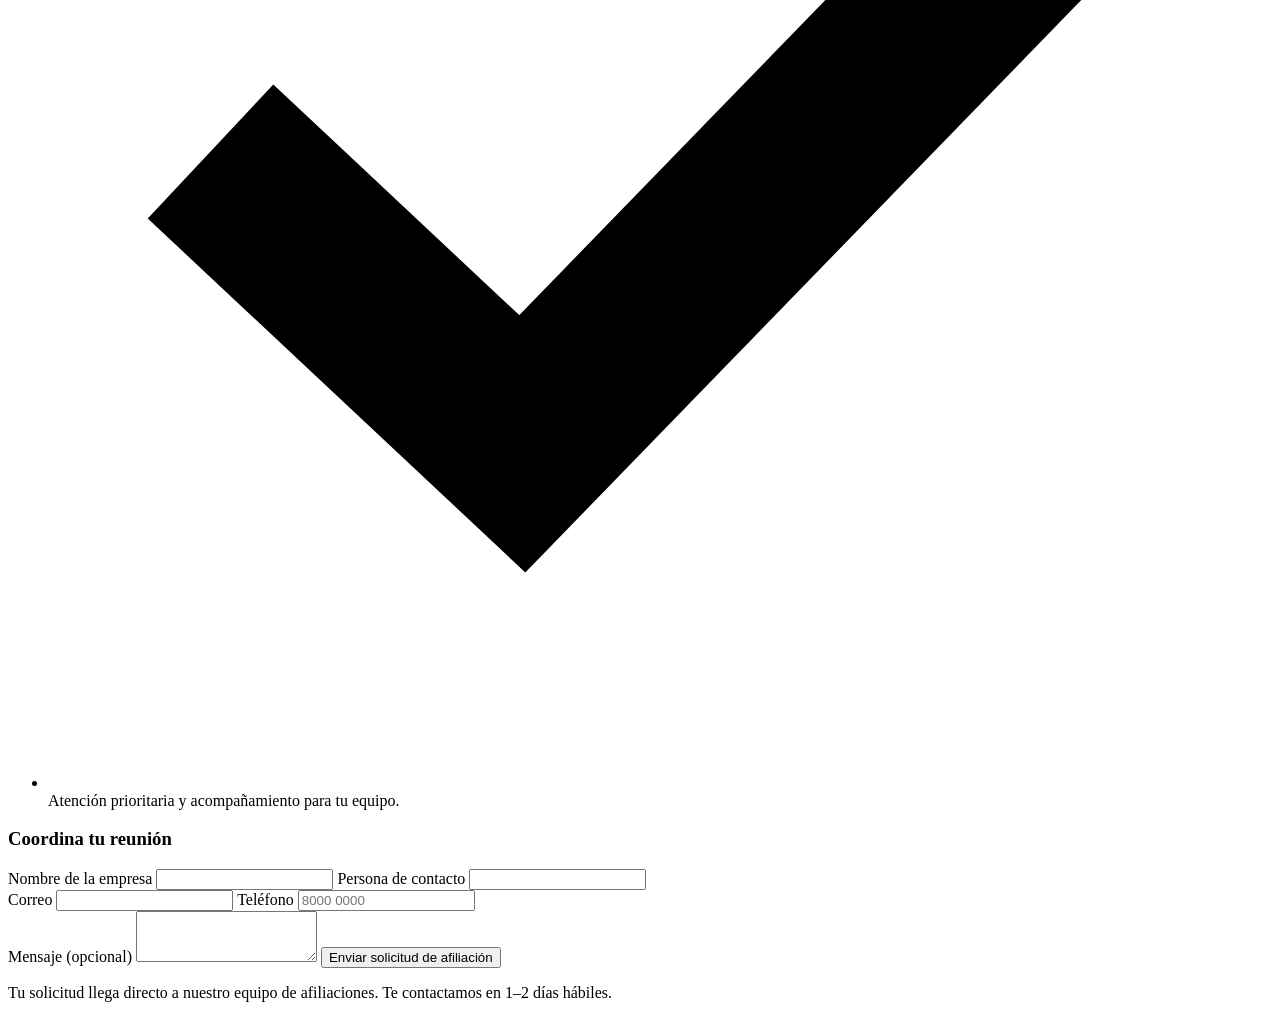
<file: paginas/empresas.html>
<!doctype html>
<html lang="es">
<head>
<meta charset="utf-8">
<meta name="viewport" content="width=device-width, initial-scale=1">
<title>Afiliación de empresas: salud visual para tu equipo | Opto Service</title>
<meta name="description" content="Convenios de salud visual para empresas en Masaya y Diriomo: tarifas preferenciales en exámenes y lentes, jornadas en tu empresa y atención prioritaria para tu equipo.">
<meta name="theme-color" content="#f2ede8">
<link rel="canonical" href="https://optoservicenic.com/empresas">
<meta property="og:type" content="website">
<meta property="og:url" content="https://optoservicenic.com/empresas">
<meta property="og:title" content="Afiliación de empresas — Opto Service">
<meta property="og:description" content="Llevamos el cuidado visual a tu equipo: convenios, jornadas de salud visual y atención prioritaria.">
<meta property="og:image" content="https://optoservicenic.com/assets/img/compartir.jpg">
<meta property="og:image:width" content="1200">
<meta property="og:image:height" content="630">
<meta name="twitter:card" content="summary_large_image">
<meta property="og:locale" content="es_NI">
<!--comun:recursos-->
<!--/comun:recursos-->
</head>
<body>

  <!--comun:cabecera-->
  <!--/comun:cabecera-->
  <main>
  <section class="page-hero">
    <div class="wrap">
      <nav class="crumbs" aria-label="Estás en">
        <ol><li><a href="/">Inicio</a></li><li aria-current="page">Para empresas</li></ol>
      </nav>
      <div class="eyebrow">Para empresas</div>
      <h1 class="page-title">¿Quieres afiliar a tu empresa?</h1>
      <p class="lead">Llevamos el cuidado visual a tu equipo. Déjanos tus datos y coordinamos una reunión estratégica para contarte cómo podemos trabajar juntos, sin compromiso.</p>
    </div>
  </section>

  <!-- ===== EMPRESAS / AFILIACIONES ===== -->
  <section id="empresas" class="sec-dark biz">
    <div class="wrap split">
      <div class="biz-pitch">
        <div class="eyebrow">Beneficios</div>
        <h2 class="h2 h2-sm">Salud visual para tu equipo</h2>
        <ul class="benefits">
          <li><span class="check" aria-hidden="true"><svg viewBox="0 0 16 16" fill="none" stroke="currentColor" stroke-width="2.4" stroke-linecap="square"><path d="M3 8.5l3.2 3L13 4.5"/></svg></span>Convenios y tarifas preferenciales en exámenes y lentes para tus colaboradores.</li>
          <li><span class="check" aria-hidden="true"><svg viewBox="0 0 16 16" fill="none" stroke="currentColor" stroke-width="2.4" stroke-linecap="square"><path d="M3 8.5l3.2 3L13 4.5"/></svg></span>Jornadas de salud visual en las instalaciones de tu empresa.</li>
          <li><span class="check" aria-hidden="true"><svg viewBox="0 0 16 16" fill="none" stroke="currentColor" stroke-width="2.4" stroke-linecap="square"><path d="M3 8.5l3.2 3L13 4.5"/></svg></span>Atención prioritaria y acompañamiento para tu equipo.</li>
        </ul>
      </div>
      <div class="biz-card">
        <div class="form-ok" data-afil-success role="status" hidden tabindex="-1">
          <div class="ok-icon" aria-hidden="true"><svg width="24" height="24" viewBox="0 0 16 16" fill="none" stroke="currentColor" stroke-width="2" stroke-linecap="square"><path d="M3 8.5l3.2 3L13 4.5"/></svg></div>
          <h3>¡Gracias por tu interés!</h3>
          <p>Recibimos tu solicitud de afiliación. Nuestro equipo te contactará en 1–2 días hábiles. Si prefieres una respuesta más rápida, escríbenos por WhatsApp.</p>
          <a class="btn btn-primary" href="https://wa.me/50584024868?text=%C2%A1Hola%20Opto%20Service%21%20Acabo%20de%20enviar%20la%20solicitud%20de%20afiliaci%C3%B3n%20de%20mi%20empresa%20desde%20su%20p%C3%A1gina%20web%20y%20quisiera%20dar%20seguimiento." target="_blank" rel="noopener">Escríbenos</a>
        </div>
        <form class="form" data-afil-form data-access-key="525253f7-21e8-4714-8110-b4cc349e4cdb">
          <h3>Coordina tu reunión</h3>
          <input type="checkbox" name="botcheck" tabindex="-1" autocomplete="off" aria-hidden="true" style="display:none">
          <div class="form-error" data-afil-error role="alert" hidden><span data-afil-error-text>No pudimos enviar tu solicitud.</span> <a href="https://wa.me/50584024868?text=%C2%A1Hola%20Opto%20Service%21%20Quiero%20informaci%C3%B3n%20para%20afiliar%20a%20mi%20empresa." target="_blank" rel="noopener">escribirnos por WhatsApp</a>.</div>
          <label class="field">Nombre de la empresa
            <input name="empresa" required autocomplete="organization">
          </label>
          <label class="field">Persona de contacto
            <input name="contacto" required autocomplete="name">
          </label>
          <div class="form-row">
            <label class="field">Correo
              <input name="correo" type="email" required autocomplete="email">
            </label>
            <label class="field">Teléfono
              <input name="telefono" type="tel" autocomplete="tel" placeholder="8000 0000">
            </label>
          </div>
          <label class="field">Mensaje (opcional)
            <textarea name="mensaje" rows="3"></textarea>
          </label>
          <button class="btn btn-primary btn-block" type="submit">Enviar solicitud de afiliación</button>
          <p class="form-note">Tu solicitud llega directo a nuestro equipo de afiliaciones. Te contactamos en 1–2 días hábiles.</p>
        </form>
      </div>
    </div>
  </section>
  </main>

  <!--comun:pie-->
  <!--/comun:pie-->
</body>
</html>
</file>
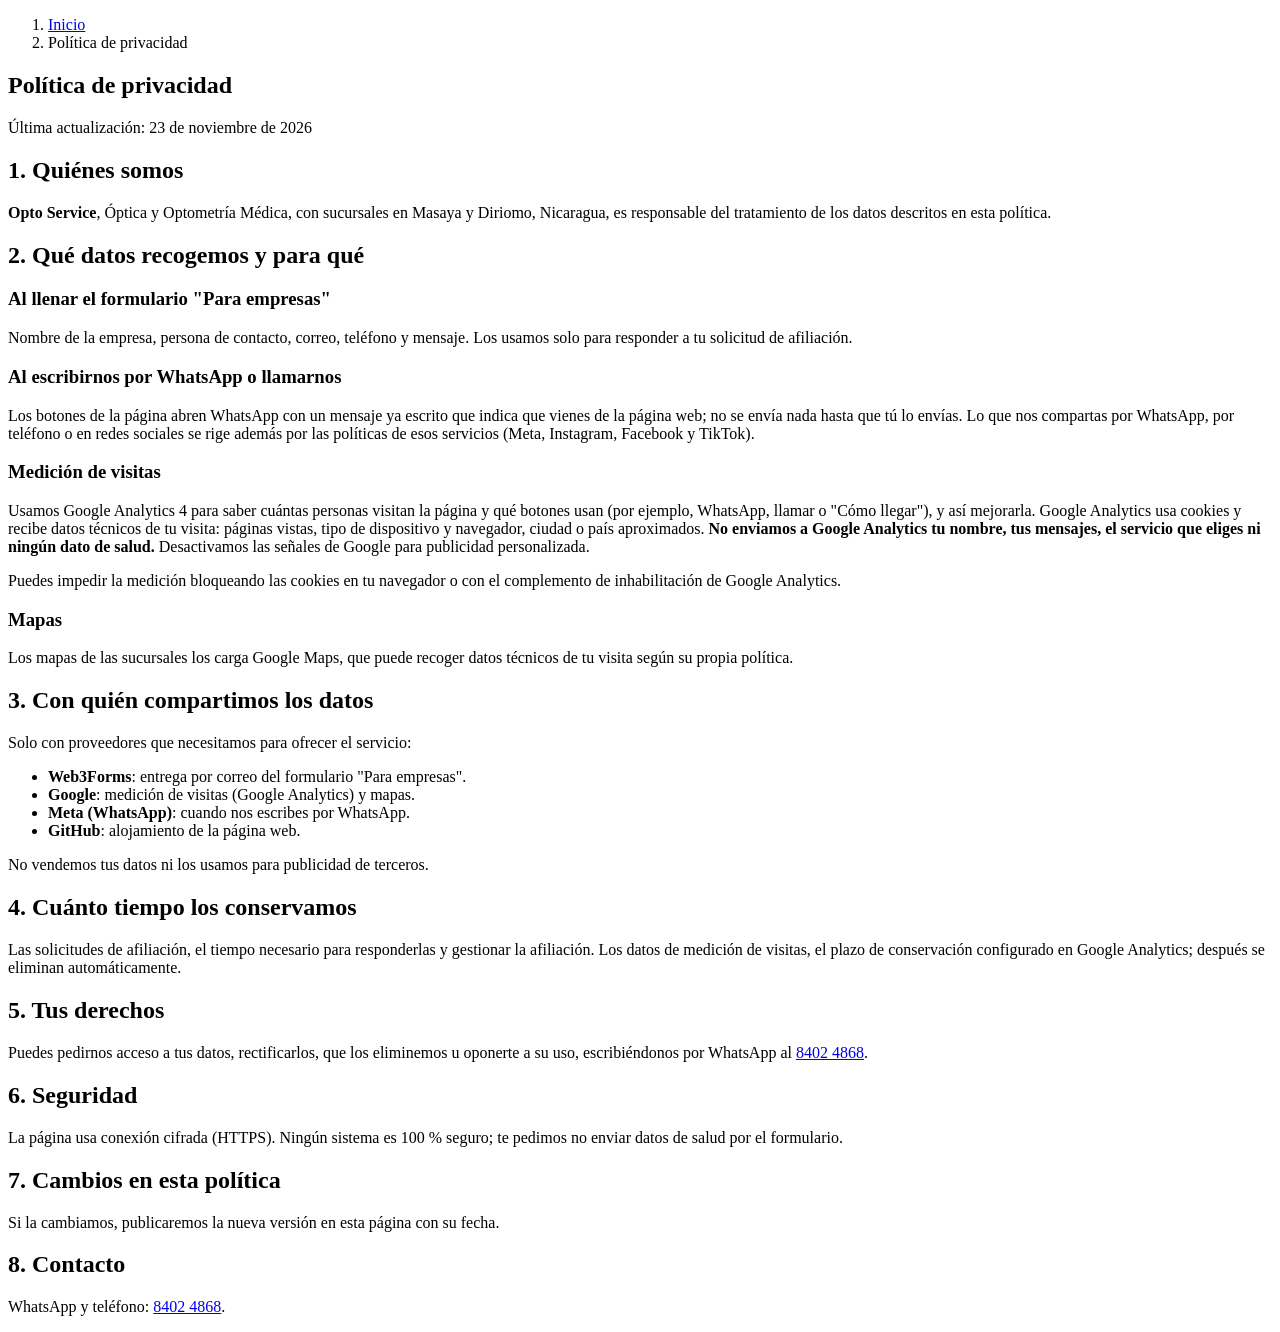
<file: paginas/privacidad.html>
<!doctype html>
<html lang="es">
<head>
<meta charset="utf-8">
<meta name="viewport" content="width=device-width, initial-scale=1">
<!-- BORRADOR: revisar con asesoría legal (Ley 787 de Nicaragua).
     Mientras exista <meta name="borrador">, la página tiene noindex, no se enlaza desde el pie
     y la medición (GA4) NO se carga aunque haya un ID. Para publicarla: borrar esa línea.
     Si se activa el asistente de chat, agregar su sección (ver docs/politica-privacidad-borrador.md). -->
<meta name="borrador" content="Pendiente de revisión legal">
<title>Política de privacidad | Opto Service</title>
<meta name="description" content="Cómo trata Opto Service los datos de quienes visitan su página web, escriben por WhatsApp o llenan el formulario para empresas.">
<meta name="theme-color" content="#f2ede8">
<link rel="canonical" href="https://optoservicenic.com/privacidad">
<!--comun:recursos-->
<!--/comun:recursos-->
</head>
<body>

  <!--comun:cabecera-->
  <!--/comun:cabecera-->
  <main>
  <section class="page-hero">
    <div class="wrap">
      <nav class="crumbs" aria-label="Estás en">
        <ol><li><a href="/">Inicio</a></li><li aria-current="page">Política de privacidad</li></ol>
      </nav>
      <h1 class="page-title">Política de privacidad</h1>
      <p class="lead">Última actualización: 23 de noviembre de 2026</p>
    </div>
  </section>

  <section class="sec legal">
    <div class="wrap prose">
      <h2>1. Quiénes somos</h2>
      <p><strong>Opto Service</strong>, Óptica y Optometría Médica, con sucursales en Masaya y Diriomo, Nicaragua,
        es responsable del tratamiento de los datos descritos en esta política.</p>

      <h2>2. Qué datos recogemos y para qué</h2>
      <h3>Al llenar el formulario "Para empresas"</h3>
      <p>Nombre de la empresa, persona de contacto, correo, teléfono y mensaje. Los usamos solo para responder a tu solicitud de afiliación.</p>
      <h3>Al escribirnos por WhatsApp o llamarnos</h3>
      <p>Los botones de la página abren WhatsApp con un mensaje ya escrito que indica que vienes de la página web; no se envía nada hasta que tú lo envías. Lo que nos compartas por WhatsApp, por teléfono o en redes sociales se rige además por las políticas de esos servicios (Meta, Instagram, Facebook y TikTok).</p>
      <h3>Medición de visitas</h3>
      <p>Usamos Google Analytics 4 para saber cuántas personas visitan la página y qué botones usan (por ejemplo, WhatsApp, llamar o "Cómo llegar"), y así mejorarla. Google Analytics usa cookies y recibe datos técnicos de tu visita: páginas vistas, tipo de dispositivo y navegador, ciudad o país aproximados. <strong>No enviamos a Google Analytics tu nombre, tus mensajes, el servicio que eliges ni ningún dato de salud.</strong> Desactivamos las señales de Google para publicidad personalizada.</p>
      <p>Puedes impedir la medición bloqueando las cookies en tu navegador o con el complemento de inhabilitación de Google Analytics.</p>
      <h3>Mapas</h3>
      <p>Los mapas de las sucursales los carga Google Maps, que puede recoger datos técnicos de tu visita según su propia política.</p>

      <h2>3. Con quién compartimos los datos</h2>
      <p>Solo con proveedores que necesitamos para ofrecer el servicio:</p>
      <ul class="legal-list">
        <li><strong>Web3Forms</strong>: entrega por correo del formulario "Para empresas".</li>
        <li><strong>Google</strong>: medición de visitas (Google Analytics) y mapas.</li>
        <li><strong>Meta (WhatsApp)</strong>: cuando nos escribes por WhatsApp.</li>
        <li><strong>GitHub</strong>: alojamiento de la página web.</li>
      </ul>
      <p>No vendemos tus datos ni los usamos para publicidad de terceros.</p>

      <h2>4. Cuánto tiempo los conservamos</h2>
      <p>Las solicitudes de afiliación, el tiempo necesario para responderlas y gestionar la afiliación. Los datos de medición de visitas, el plazo de conservación configurado en Google Analytics; después se eliminan automáticamente.</p>

      <h2>5. Tus derechos</h2>
      <p>Puedes pedirnos acceso a tus datos, rectificarlos, que los eliminemos u oponerte a su uso, escribiéndonos por WhatsApp al <a href="https://wa.me/50584024868">8402 4868</a>.</p>

      <h2>6. Seguridad</h2>
      <p>La página usa conexión cifrada (HTTPS). Ningún sistema es 100 % seguro; te pedimos no enviar datos de salud por el formulario.</p>

      <h2>7. Cambios en esta política</h2>
      <p>Si la cambiamos, publicaremos la nueva versión en esta página con su fecha.</p>

      <h2>8. Contacto</h2>
      <p>WhatsApp y teléfono: <a href="tel:+50584024868">8402 4868</a>.</p>
    </div>
  </section>
  </main>

  <!--comun:pie-->
  <!--/comun:pie-->
</body>
</html>
</file>
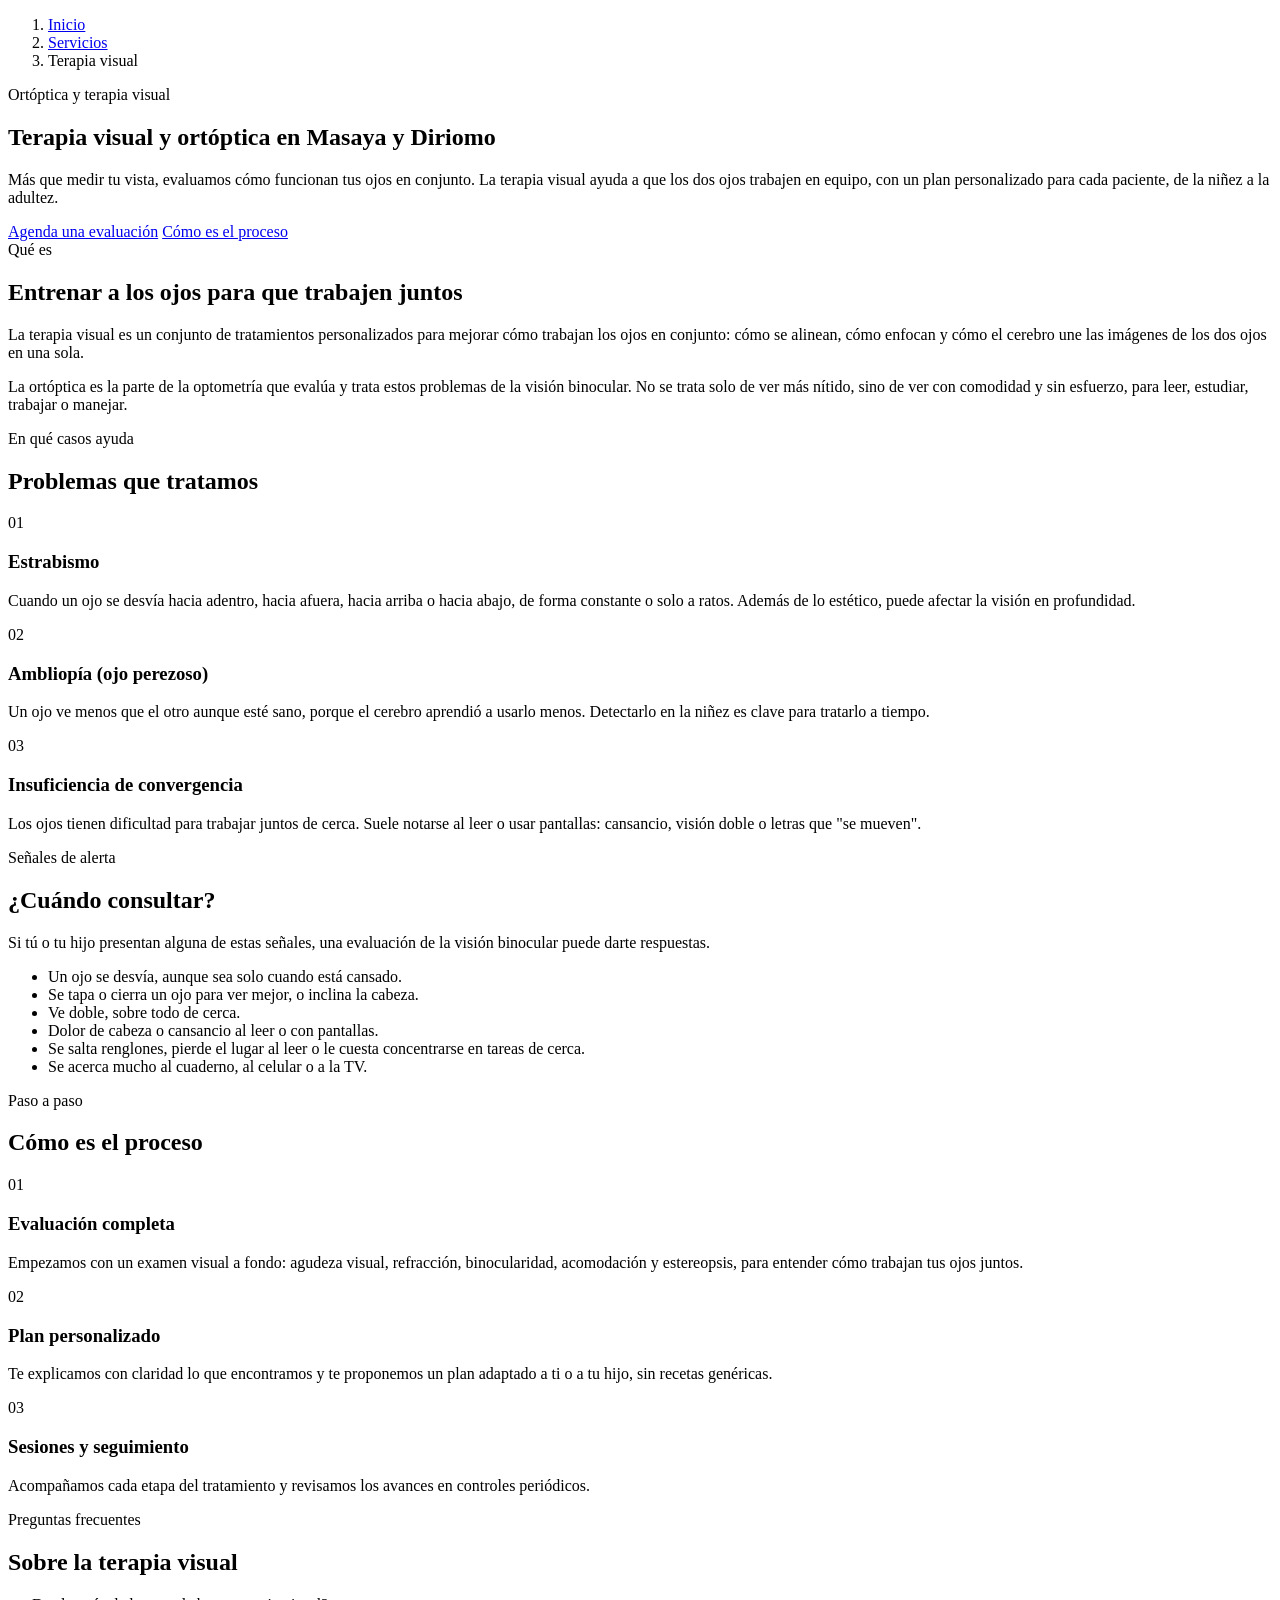
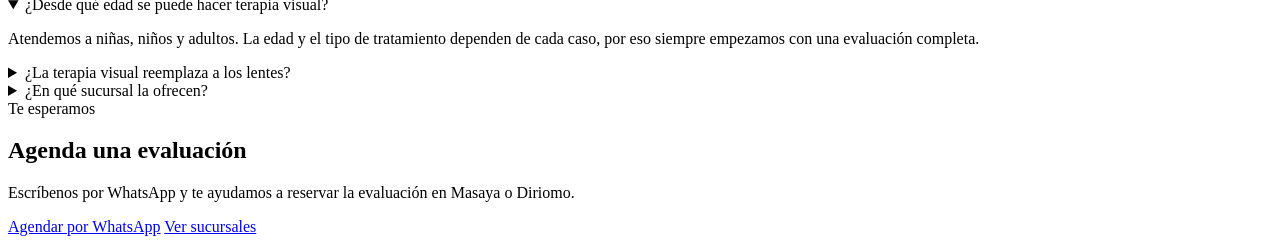
<file: paginas/terapia-visual.html>
<!doctype html>
<html lang="es">
<head>
<meta charset="utf-8">
<meta name="viewport" content="width=device-width, initial-scale=1">
<!-- BORRADOR: texto médico pendiente de revisión de la optometrista.
     Mientras exista la línea <meta name="borrador">, la página se publica con noindex, un aviso visible,
     fuera del sitemap y sin enlaces desde el resto del sitio. Para publicarla: borrar esa línea. -->
<meta name="borrador" content="Pendiente de revisión médica">
<title>Terapia visual en Masaya y Diriomo, Nicaragua | Opto Service</title>
<meta name="description" content="Terapia visual y ortóptica en Nicaragua, en Masaya y Diriomo: estrabismo, ambliopía (ojo perezoso) e insuficiencia de convergencia. Evaluación y plan personalizado.">
<meta name="theme-color" content="#f2ede8">
<link rel="canonical" href="https://optoservicenic.com/terapia-visual">
<meta property="og:type" content="website">
<meta property="og:url" content="https://optoservicenic.com/terapia-visual">
<meta property="og:title" content="Terapia visual en Masaya y Diriomo, Nicaragua — Opto Service">
<meta property="og:description" content="Estrabismo, ambliopía e insuficiencia de convergencia: evaluación completa y plan personalizado en Masaya y Diriomo.">
<meta property="og:image" content="https://optoservicenic.com/assets/img/compartir.jpg">
<meta property="og:image:width" content="1200">
<meta property="og:image:height" content="630">
<meta name="twitter:card" content="summary_large_image">
<meta property="og:locale" content="es_NI">
<!--comun:recursos-->
<!--/comun:recursos-->
<script type="application/ld+json">
{
  "@context": "https://schema.org",
  "@type": "BreadcrumbList",
  "itemListElement": [
    {"@type": "ListItem", "position": 1, "name": "Inicio", "item": "https://optoservicenic.com/"},
    {"@type": "ListItem", "position": 2, "name": "Terapia visual", "item": "https://optoservicenic.com/terapia-visual"}
  ]
}
</script>
</head>
<body>

  <!--comun:cabecera-->
  <!--/comun:cabecera-->
  <main>
  <section class="page-hero">
    <div class="wrap">
      <nav class="crumbs" aria-label="Estás en">
        <ol><li><a href="/">Inicio</a></li><li><a href="/#servicios">Servicios</a></li><li aria-current="page">Terapia visual</li></ol>
      </nav>
      <div class="eyebrow">Ortóptica y terapia visual</div>
      <h1 class="page-title">Terapia visual y ortóptica en Masaya y Diriomo</h1>
      <p class="lead">Más que medir tu vista, evaluamos cómo funcionan tus ojos en conjunto. La terapia visual ayuda a que los dos ojos trabajen en equipo, con un plan personalizado para cada paciente, de la niñez a la adultez.</p>
      <div class="hero-actions">
        <a class="btn btn-primary" href="https://wa.me/50584024868?text=%C2%A1Hola%20Opto%20Service!%20Quisiera%20informaci%C3%B3n%20sobre%20la%20terapia%20visual." target="_blank" rel="noopener" data-agendar data-servicio="Terapia visual">Agenda una evaluación</a>
        <a class="btn btn-outline" href="#proceso">Cómo es el proceso</a>
      </div>
    </div>
  </section>

  <section class="sec" aria-labelledby="que-es">
    <div class="wrap split">
      <div class="services-intro">
        <div class="eyebrow">Qué es</div>
        <h2 class="h2 h2-sm" id="que-es">Entrenar a los ojos para que trabajen juntos</h2>
      </div>
      <div class="prose">
        <p>La terapia visual es un conjunto de tratamientos personalizados para mejorar cómo trabajan los ojos en conjunto: cómo se alinean, cómo enfocan y cómo el cerebro une las imágenes de los dos ojos en una sola.</p>
        <p>La ortóptica es la parte de la optometría que evalúa y trata estos problemas de la visión binocular. No se trata solo de ver más nítido, sino de ver con comodidad y sin esfuerzo, para leer, estudiar, trabajar o manejar.</p>
        <!-- TODO (optometrista): ¿se trabaja con lentes, prismas, oclusión, ejercicios en consulta y en casa? Describir solo lo que se hace en Opto Service. -->
      </div>
    </div>
  </section>

  <section class="sec" aria-labelledby="casos">
    <div class="wrap">
      <div class="eyebrow">En qué casos ayuda</div>
      <h2 class="h2 h2-sm" id="casos">Problemas que tratamos</h2>
      <div class="signs">
        <div class="sign"><span class="num">01</span><div><h3>Estrabismo</h3><p>Cuando un ojo se desvía hacia adentro, hacia afuera, hacia arriba o hacia abajo, de forma constante o solo a ratos. Además de lo estético, puede afectar la visión en profundidad.</p></div></div>
        <div class="sign"><span class="num">02</span><div><h3>Ambliopía (ojo perezoso)</h3><p>Un ojo ve menos que el otro aunque esté sano, porque el cerebro aprendió a usarlo menos. Detectarlo en la niñez es clave para tratarlo a tiempo.</p></div></div>
        <div class="sign"><span class="num">03</span><div><h3>Insuficiencia de convergencia</h3><p>Los ojos tienen dificultad para trabajar juntos de cerca. Suele notarse al leer o usar pantallas: cansancio, visión doble o letras que "se mueven".</p></div></div>
      </div>
    </div>
  </section>

  <section class="sec" aria-labelledby="senales-tv">
    <div class="wrap split">
      <div class="services-intro">
        <div class="eyebrow">Señales de alerta</div>
        <h2 class="h2 h2-sm" id="senales-tv">¿Cuándo consultar?</h2>
        <p class="lead">Si tú o tu hijo presentan alguna de estas señales, una evaluación de la visión binocular puede darte respuestas.</p>
      </div>
      <ul class="card checklist">
        <li>Un ojo se desvía, aunque sea solo cuando está cansado.</li>
        <li>Se tapa o cierra un ojo para ver mejor, o inclina la cabeza.</li>
        <li>Ve doble, sobre todo de cerca.</li>
        <li>Dolor de cabeza o cansancio al leer o con pantallas.</li>
        <li>Se salta renglones, pierde el lugar al leer o le cuesta concentrarse en tareas de cerca.</li>
        <li>Se acerca mucho al cuaderno, al celular o a la TV.</li>
      </ul>
    </div>
  </section>

  <section class="sec" aria-labelledby="proceso-titulo" id="proceso">
    <div class="wrap">
      <div class="eyebrow">Paso a paso</div>
      <h2 class="h2 h2-sm" id="proceso-titulo">Cómo es el proceso</h2>
      <div class="signs">
        <div class="sign"><span class="num">01</span><div><h3>Evaluación completa</h3><p>Empezamos con un examen visual a fondo: agudeza visual, refracción, binocularidad, acomodación y estereopsis, para entender cómo trabajan tus ojos juntos.</p></div></div>
        <div class="sign"><span class="num">02</span><div><h3>Plan personalizado</h3><p>Te explicamos con claridad lo que encontramos y te proponemos un plan adaptado a ti o a tu hijo, sin recetas genéricas.</p></div></div>
        <div class="sign"><span class="num">03</span><div><h3>Sesiones y seguimiento</h3><p>Acompañamos cada etapa del tratamiento y revisamos los avances en controles periódicos.</p><!-- TODO (optometrista): frecuencia y duración típica de las sesiones, y si hay ejercicios en casa. No publicar cifras sin confirmar. --></div></div>
      </div>
    </div>
  </section>

  <section class="sec faq" aria-labelledby="faq-tv">
    <div class="wrap split">
      <div class="faq-intro">
        <div class="eyebrow">Preguntas frecuentes</div>
        <h2 class="h2 h2-sm" id="faq-tv">Sobre la terapia visual</h2>
      </div>
      <div class="faq-list">
        <details name="faq" open>
          <summary>¿Desde qué edad se puede hacer terapia visual?<span class="faq-icon" aria-hidden="true"></span></summary>
          <p>Atendemos a niñas, niños y adultos. La edad y el tipo de tratamiento dependen de cada caso, por eso siempre empezamos con una evaluación completa.</p>
          <!-- TODO (optometrista): confirmar o precisar la edad mínima con la que trabajan. -->
        </details>
        <details name="faq">
          <summary>¿La terapia visual reemplaza a los lentes?<span class="faq-icon" aria-hidden="true"></span></summary>
          <p>No necesariamente. En muchos casos se combinan: los lentes corrigen el enfoque y la terapia trabaja cómo los ojos se coordinan. Te explicamos qué necesitas después de la evaluación.</p>
        </details>
        <details name="faq">
          <summary>¿En qué sucursal la ofrecen?<span class="faq-icon" aria-hidden="true"></span></summary>
          <p>Puedes agendar tu evaluación en <a href="/#masaya">Masaya</a> o en <a href="/#diriomo">Diriomo</a>.</p>
          <!-- TODO: confirmar que la terapia visual se ofrece en las dos sucursales. -->
        </details>
      </div>
    </div>
  </section>

  <section class="sec contact">
    <div class="wrap contact-card">
      <div class="contact-copy">
        <div class="eyebrow">Te esperamos</div>
        <h2>Agenda una evaluación</h2>
        <p class="lead">Escríbenos por WhatsApp y te ayudamos a reservar la evaluación en Masaya o Diriomo.</p>
        <div class="contact-buttons">
          <a class="btn btn-primary" href="https://wa.me/50584024868?text=%C2%A1Hola%20Opto%20Service!%20Quisiera%20informaci%C3%B3n%20sobre%20la%20terapia%20visual." target="_blank" rel="noopener" data-agendar data-servicio="Terapia visual">Agendar por WhatsApp</a>
          <a class="btn btn-light" href="/#sucursales">Ver sucursales</a>
        </div>
      </div>
    </div>
  </section>
  </main>

  <!--comun:pie-->
  <!--/comun:pie-->
</body>
</html>
</file>
<file: assets/css/styles.css>
/* Opto Service — estilos del sitio (propuesta B, "Farmacia de lino") */

/* Schibsted Grotesk (Google Fonts, SIL OFL 1.1) — autoalojada, fuente variable 400–700 */
@font-face {
  font-family: 'Schibsted Grotesk';
  font-style: normal;
  font-weight: 400 700;
  font-display: swap;
  src: url("../fonts/schibsted-grotesk-latin-ext.woff2") format('woff2');
  unicode-range: U+0100-02BA, U+02BD-02C5, U+02C7-02CC, U+02CE-02D7, U+02DD-02FF, U+0304, U+0308, U+0329, U+1D00-1DBF, U+1E00-1E9F, U+1EF2-1EFF, U+2020, U+20A0-20AB, U+20AD-20C4, U+2113, U+2C60-2C7F, U+A720-A7FF;
}
@font-face {
  font-family: 'Schibsted Grotesk';
  font-style: normal;
  font-weight: 400 700;
  font-display: swap;
  src: url("../fonts/schibsted-grotesk-latin.woff2") format('woff2');
  unicode-range: U+0000-00FF, U+0131, U+0152-0153, U+02BB-02BC, U+02C6, U+02DA, U+02DC, U+0304, U+0308, U+0329, U+2000-206F, U+20AC, U+2122, U+2191, U+2193, U+2212, U+2215, U+FEFF, U+FFFD;
}

:root {
  --lino: #f2ede8;        /* fondo general */
  --lino-2: #e5ddd3;      /* fondo de fotos mientras cargan */
  --raya: #ddd4c9;        /* líneas y bordes suaves */
  --marino: #14213d;      /* texto principal y secciones oscuras */
  --texto: #3a4254;       /* párrafos */
  --suave: #565c6b;       /* etiquetas y textos secundarios */
  --teal: #0a6e70;        /* números y etiquetas de acento (contraste AA sobre lino y blanco) */
  --turquesa: #06cacb;    /* botones */
  --turquesa-2: #05b5b6;  /* botones al pasar el mouse */
  --campo: #8a8f9c;       /* borde de campos de formulario (3,3:1 sobre blanco) */
  --marino-raya: #3a4666; /* líneas sobre fondo marino */
  --claro: #dfe3ea;       /* párrafos sobre fondo marino */
  --claro-2: #c9cfdb;     /* etiquetas sobre fondo marino */
  --font: 'Schibsted Grotesk', system-ui, -apple-system, 'Segoe UI', sans-serif;
  --gutter: clamp(16px, 4vw, 40px);
  --sec: clamp(56px, 9vw, 112px);
  --radius: 10px;
  --pill: 20px;
  --shadow: 0 1px 2px rgba(20, 33, 61, .04);
  --header-h: 68px;
  --bar-h: 0px;           /* alto de la barra inferior del móvil */
}
@media (max-width: 899.98px) {
  :root { --bar-h: 76px; }
}

/* Base */
*, *::before, *::after { box-sizing: border-box; }
html { scroll-behavior: smooth; -webkit-text-size-adjust: 100%; }
body { margin: 0; background: var(--lino); color: var(--marino); font: 400 16px/1.5 var(--font); -webkit-font-smoothing: antialiased; padding-bottom: var(--bar-h); }
html:has(dialog[open]) { overflow: hidden; }
h1, h2, h3, p, ul, dl, dd, figure { margin: 0; }
ul { padding: 0; list-style: none; }
a { color: var(--marino); }
img { max-width: 100%; }
picture { display: contents; }
button, input, textarea, select { font: inherit; color: inherit; }
:focus-visible { outline: 2px solid var(--marino); outline-offset: 2px; }
.sec-dark :focus-visible, .site-footer :focus-visible { outline-color: var(--turquesa); }
[hidden] { display: none !important; }
.nowrap { white-space: nowrap; }
.sr-only { position: absolute; width: 1px; height: 1px; padding: 0; margin: -1px; overflow: hidden; clip: rect(0 0 0 0); white-space: nowrap; border: 0; }
section[id], .branch[id] { scroll-margin-top: calc(var(--header-h) + 12px); }
@media (prefers-reduced-motion: reduce) {
  html { scroll-behavior: auto; }
  *, *::before, *::after { transition-duration: 0s !important; animation: none !important; }
}

/* Contenedores y tipografía */
.wrap { max-width: 1240px; margin: 0 auto; }
.sec { padding: var(--sec) var(--gutter) 0; }
.sec-dark { background: var(--marino); color: var(--lino); padding: clamp(48px, 8vw, 104px) var(--gutter); }
.sec-dark a { color: inherit; }
.eyebrow { font: 600 12px/1.2 var(--font); letter-spacing: .14em; text-transform: uppercase; color: var(--suave); }
.eyebrow.is-teal { color: var(--teal); }
.sec-dark .eyebrow, .site-footer .eyebrow { color: var(--claro-2); }
.h2 { margin-top: 14px; font: 700 clamp(32px, 4.8vw, 56px)/1 var(--font); letter-spacing: -.045em; text-wrap: balance; }
.lead { margin-top: 18px; font-size: 17px; line-height: 1.55; color: var(--texto); text-wrap: pretty; }
.sec-dark .lead { color: var(--claro); line-height: 1.6; }
.num { flex: none; font: 600 13px/1.7 var(--font); letter-spacing: .1em; color: var(--teal); font-variant-numeric: tabular-nums; }
.card { background: #fff; border: 1px solid var(--raya); border-radius: var(--radius); box-shadow: var(--shadow); }
.split { display: flex; flex-wrap: wrap; gap: 32px clamp(24px, 5vw, 72px); }

/* Botones */
.btn { display: inline-flex; align-items: center; justify-content: center; gap: 8px; min-height: 52px; padding: 0 28px; border-radius: var(--pill); border: 0; font: 600 16px/1 var(--font); text-decoration: none; text-align: center; cursor: pointer; transition: background-color .15s ease, color .15s ease; }
.btn-primary { background: var(--turquesa); color: var(--marino); }
.btn-outline { background: transparent; color: var(--marino); border: 1.5px solid var(--marino); }
.btn-sm { min-height: 48px; padding: 0 22px; font-size: 15px; }
.btn-block { display: flex; width: 100%; }
@media (hover: hover) {
  .btn-primary:hover { background: var(--turquesa-2); color: var(--marino); }
  .btn-outline:hover { background: var(--marino); color: var(--lino); }
}
.btn:active { transform: scale(.98); }

/* Casilla con visto (lista del examen, beneficios, formulario de agenda) */
.check { flex: none; width: 18px; height: 18px; border: 1.5px solid var(--marino); border-radius: 4px; background: var(--turquesa); display: flex; align-items: center; justify-content: center; color: var(--marino); }
.check svg { width: 12px; height: 12px; }

/* ===== Encabezado ===== */
.site-header { position: sticky; top: 0; z-index: 100; background: var(--lino); border-bottom: 1px solid var(--raya); }
.header-bar { min-height: var(--header-h); padding: 0 var(--gutter); display: flex; align-items: center; justify-content: space-between; gap: 16px; }
.brand { display: flex; align-items: center; min-height: 48px; }
.brand img { display: block; height: 44px; width: auto; }
.nav-desktop { display: flex; align-items: center; gap: 4px; }
.nav-desktop a { display: inline-flex; align-items: center; min-height: 44px; padding: 0 12px; white-space: nowrap; color: var(--marino); font: 500 14px/1 var(--font); text-decoration: none; border-bottom: 2px solid transparent; transition: border-color .15s ease; }
.nav-desktop a:hover { border-bottom-color: var(--turquesa); }
.btn-header { min-height: 44px; padding: 0 22px; font-size: 14px; white-space: nowrap; }
.nav-burger { display: none; width: 48px; height: 48px; border-radius: 4px; border: 1px solid var(--marino); background: transparent; color: var(--marino); align-items: center; justify-content: center; cursor: pointer; }
.nav-burger .i-close { display: none; }
.nav-burger[aria-expanded="true"] .i-open { display: none; }
.nav-burger[aria-expanded="true"] .i-close { display: block; }
.nav-mobile { padding: 4px 16px 16px; display: flex; flex-direction: column; border-top: 1px solid var(--raya); background: var(--lino); max-height: calc(100dvh - var(--header-h)); overflow-y: auto; }
.nav-mobile a { display: flex; align-items: center; min-height: 52px; border-bottom: 1px solid var(--raya); color: var(--marino); font: 500 17px/1 var(--font); text-decoration: none; }
@media (max-width: 899.98px) {
  .nav-desktop, .btn-header { display: none; }
  .nav-burger { display: flex; }
}
/* Entre 900 y 1150 px el menú completo no cabe: se usa el desplegable y se deja el botón de agendar */
@media (min-width: 900px) and (max-width: 1149.98px) {
  .nav-desktop { display: none; }
  .nav-burger { display: flex; }
  .header-bar > .btn-header { margin-left: auto; }
}
@media (min-width: 1150px) {
  .nav-mobile { display: none !important; }
}

/* ===== Portada ===== */
.hero { padding: clamp(28px, 5vw, 64px) var(--gutter) 0; }
.hero-grid { display: flex; flex-wrap: wrap; gap: clamp(28px, 5vw, 64px); align-items: center; }
.hero-copy { flex: 1 1 420px; min-width: 0; }
.hero-copy h1 { margin-top: 18px; font: 700 clamp(36px, 5vw, 64px)/1.04 var(--font); letter-spacing: -.045em; text-wrap: balance; }
.hero-copy .lead { margin-top: 22px; max-width: 520px; font-size: clamp(17px, 1.8vw, 19px); line-height: 1.6; }
.hero-actions { margin-top: 28px; display: flex; flex-wrap: wrap; gap: 12px; }
.hero-note { margin-top: 36px; max-width: 460px; padding: 18px 20px; }
.hero-note p { margin-top: 8px; }
.hero-note strong { font-weight: 600; }
.hero-media { flex: 1 1 380px; min-width: 0; }
.hero-photo { aspect-ratio: 4 / 5; max-height: 640px; width: 100%; border-radius: var(--radius); overflow: hidden; background: var(--lino-2); box-shadow: var(--shadow); }
.hero-strip { margin-top: clamp(28px, 4vw, 48px); padding: 14px 0; border-top: 1px solid var(--marino); border-bottom: 1px solid var(--raya); display: flex; flex-wrap: wrap; justify-content: space-between; gap: 8px 24px; font: 600 12px/1.4 var(--font); letter-spacing: .14em; text-transform: uppercase; }
@media (max-width: 599.98px) {
  .hero-strip { flex-direction: column; }
}

/* ===== Carruseles de fotos (contenido en content/fotos.json) ===== */
[data-carousel] { position: relative; }
[data-carousel] .slide { position: absolute; inset: 0; opacity: 0; visibility: hidden; transition: opacity .6s ease, visibility 0s linear .6s; }
[data-carousel] .slide.is-active { opacity: 1; visibility: visible; transition: opacity .6s ease; }
[data-carousel] .slide img { display: block; width: 100%; height: 100%; object-fit: cover; }
/* "Mostrar completa": la foto no se recorta y sobra un margen color lino */
[data-carousel] .slide.is-full { background: var(--lino); }
[data-carousel] .slide.is-full img { object-fit: contain; }
.sec-dark [data-carousel] .slide.is-full { background: #1f2d4d; }
/* Recuadro de texto de cada foto (etiqueta + texto, desde el panel) */
.photo-badge { position: absolute; z-index: 2; left: 12px; right: 12px; bottom: 12px; max-width: 300px; background: #fff; color: var(--marino); border-radius: var(--radius); padding: 14px 16px; }
.sec-dark .photo-badge .eyebrow { color: var(--suave); }
.photo-badge-text { margin-top: 6px; font: 500 15px/1.4 var(--font); }
a.photo-badge { display: block; text-decoration: none; padding-right: 40px; transition: box-shadow .15s ease; }
.photo-badge-arrow { position: absolute; right: 14px; bottom: 14px; font: 600 18px/1 var(--font); color: var(--teal); transition: transform .15s ease; }
@media (hover: hover) {
  a.photo-badge:hover { box-shadow: 0 6px 18px rgba(20, 33, 61, .18); }
  a.photo-badge:hover .photo-badge-arrow { transform: translateX(3px); }
}
a.photo-badge:focus-visible { outline: 2px solid var(--marino); outline-offset: 2px; }
.photo-badge .eyebrow + .photo-badge-text { margin-top: 6px; }
.photo-badge > .photo-badge-text:first-child { margin-top: 0; }
/* indicadores: líneas finas (debajo de la foto de portada, sobre la foto en las demás) */
.carousel-dots { display: flex; }
.carousel-dot { flex: 1; height: 44px; padding: 0 3px; border: 0; background: transparent; display: flex; align-items: center; cursor: pointer; }
.carousel-dot::before { content: ""; display: block; width: 100%; height: 3px; background: #c9bfb2; transition: background-color .3s ease; }
.carousel-dot[aria-current="true"]::before { background: var(--marino); }
.carousel-toggle { flex: none; width: 44px; height: 44px; margin-right: 4px; padding: 0; border: 0; border-radius: 4px; background: transparent; color: var(--marino); display: flex; align-items: center; justify-content: center; cursor: pointer; }
@media (hover: hover) { .carousel-toggle:hover { background: rgba(20, 33, 61, .08); } }
.carousel-dots.is-outside { margin-top: 4px; }
.carousel-dots.is-inside { position: absolute; z-index: 2; left: 10px; right: 10px; bottom: 4px; }
.carousel-dots.is-inside { align-items: center; }
.carousel-dots.is-inside .carousel-dot { height: 32px; }
.carousel-dots.is-inside .carousel-dot::before { background: rgba(255, 255, 255, .55); box-shadow: 0 0 0 .5px rgba(20, 33, 61, .25); }
.carousel-dots.is-inside .carousel-dot[aria-current="true"]::before { background: #fff; }
.carousel-dots.is-inside .carousel-toggle { width: 32px; height: 32px; border-radius: 16px; background: rgba(20, 33, 61, .55); color: #fff; }
.carousel-dots :focus-visible { outline: 2px solid var(--marino); outline-offset: 1px; }
.carousel-dots.is-inside :focus-visible { outline-color: #fff; }
[data-carousel]:has(> .carousel-dots.is-inside) .photo-badge { bottom: 40px; }

/* ===== Promociones (contenido en content/promociones.json) ===== */
.sec-head { display: flex; flex-wrap: wrap; gap: 16px 48px; align-items: flex-end; justify-content: space-between; }
.sec-head > div { flex: 1 1 360px; }
.sec-head > .lead { flex: 1 1 320px; max-width: 440px; margin: 0; }
.h2-sm { font-size: clamp(30px, 4.6vw, 52px); letter-spacing: -.04em; }
.promo-list { margin-top: 32px; display: grid; grid-template-columns: repeat(auto-fill, minmax(min(100%, 260px), 1fr)); gap: 16px; }
.promo-card { background: #fff; border: 1px solid var(--raya); border-radius: var(--radius); overflow: hidden; display: flex; flex-direction: column; box-shadow: var(--shadow); }
.promo-media { aspect-ratio: 4 / 5; background: var(--lino); }
.promo-media img { display: block; width: 100%; height: 100%; object-fit: contain; }
.promo-body { flex: 1; display: flex; flex-direction: column; gap: 8px; padding: 18px; }
.promo-price { font: 600 12px/1.2 var(--font); letter-spacing: .14em; text-transform: uppercase; color: var(--teal); }
.promo-title { font: 700 20px/1.2 var(--font); letter-spacing: -.02em; }
.promo-text { font-size: 15px; line-height: 1.5; color: var(--texto); }
.promo-date { font: 500 13px/1.4 var(--font); color: var(--suave); }
.promo-cta { margin-top: auto; display: flex; align-items: center; justify-content: center; min-height: 48px; border-radius: var(--pill); background: var(--turquesa); color: var(--marino); font: 600 15px/1 var(--font); text-decoration: none; transition: background-color .15s ease; }
.promo-body > :nth-last-child(2) { margin-bottom: 8px; }
@media (hover: hover) { .promo-cta:hover { background: var(--turquesa-2); color: var(--marino); } }

/* ===== Servicios ===== */
.services-intro { flex: 1 1 320px; min-width: 0; max-width: 440px; }
.services-head { display: flex; flex-wrap: wrap; align-items: flex-end; justify-content: space-between; gap: 16px clamp(24px, 5vw, 72px); }
.services-head > div { flex: 1 1 420px; min-width: 0; max-width: 640px; }
.services-head .lead { flex: 1 1 320px; max-width: 440px; margin-top: 0; }
.services-grid { margin-top: clamp(28px, 4vw, 44px); display: grid; grid-template-columns: repeat(auto-fill, minmax(min(100%, 320px), 1fr)); gap: 16px; }
.service { display: flex; flex-direction: column; gap: 10px; padding: clamp(20px, 3vw, 28px); }
.service h3 { font: 700 clamp(19px, 2.2vw, 23px)/1.25 var(--font); letter-spacing: -.02em; }
.service p { color: var(--texto); line-height: 1.55; }
.service p a { color: var(--teal); font-weight: 600; text-underline-offset: 3px; }
.service.is-highlight { background: var(--marino); border-color: var(--marino); color: var(--lino); }
.service.is-highlight .num { color: var(--turquesa); }
.service.is-highlight p { color: var(--claro); }
.service.is-highlight p a { color: var(--turquesa); }
.service-top { display: flex; align-items: center; justify-content: space-between; gap: 12px; }
.service h3 + p { margin-top: 6px; }
.service-tag { padding: 6px 10px; border: 1px solid var(--turquesa); border-radius: var(--pill); color: var(--turquesa); font: 600 11px/1.2 var(--font); letter-spacing: .1em; text-transform: uppercase; }

/* ===== Examen ===== */
.exam { display: flex; flex-wrap: wrap; overflow: hidden; }
.exam-photo { flex: 1 1 360px; min-width: 0; min-height: 300px; background: var(--lino-2); }
.exam-body { flex: 1.4 1 420px; min-width: 0; padding: clamp(22px, 4vw, 48px); }
@media (max-width: 999.98px) {
  .exam { flex-direction: column; }
  .exam-photo, .exam-body { flex: none; }
  .exam-photo { width: 100%; min-height: 0; aspect-ratio: 4 / 3; }
}
.exam-body .h2 { font-size: clamp(28px, 4vw, 46px); line-height: 1.02; letter-spacing: -.04em; }
.exam-body .lead { margin-top: 14px; }
.exam-list { margin-top: 20px; display: grid; grid-template-columns: repeat(auto-fit, minmax(min(100%, 200px), 1fr)); gap: 0 24px; }
.exam-list li { display: flex; align-items: center; gap: 12px; min-height: 46px; border-bottom: 1px solid var(--raya); font: 500 16px/1.2 var(--font); }
.exam-cta { margin-top: 28px; background: var(--lino); border-radius: var(--radius); padding: 20px; }
.exam-cta h3 { margin-top: 10px; font: 700 20px/1.2 var(--font); letter-spacing: -.02em; }
.exam-cta p { margin-top: 8px; font-size: 15px; line-height: 1.55; color: var(--texto); }
.exam-cta .btn { margin-top: 16px; min-height: 50px; padding: 0 24px; font-size: 15px; }

/* ===== Nosotros ===== */
.about { margin-top: var(--sec); }
.about-grid { display: flex; flex-wrap: wrap; gap: clamp(28px, 5vw, 64px); align-items: stretch; }
.about-photo { flex: 1 1 320px; min-width: 0; min-height: 360px; border-radius: var(--radius); overflow: hidden; background: #1f2d4d; }
.about-body { flex: 1.4 1 440px; min-width: 0; }
@media (max-width: 999.98px) {
  .about-grid { flex-direction: column; }
  .about-photo, .about-body { flex: none; }
  .about-photo { width: 100%; min-height: 0; aspect-ratio: 4 / 5; max-height: 560px; }
}
.tag { display: inline-block; padding: 8px 12px; border: 1px solid var(--turquesa); border-radius: var(--pill); color: var(--turquesa); font: 600 12px/1.2 var(--font); letter-spacing: .1em; text-transform: uppercase; }
.about-body .eyebrow { margin-top: 24px; }
.about-body .lead { max-width: 620px; }
.pillars { margin-top: 28px; display: grid; grid-template-columns: repeat(auto-fit, minmax(min(100%, 190px), 1fr)); gap: 12px; }
.pillar { background: #fff; color: var(--marino); border-radius: var(--radius); padding: 18px; }
.pillar h3 { margin-top: 10px; font: 700 18px/1.2 var(--font); letter-spacing: -.02em; }
.pillar p { margin-top: 8px; font-size: 15px; line-height: 1.5; color: var(--texto); }

/* Equipo (dentro de Nosotros) */
.team-head { margin-top: 32px; }
.team { margin-top: 14px; display: grid; grid-template-columns: repeat(auto-fill, minmax(min(100%, 170px), 1fr)); gap: 12px; }
.member { background: #fff; color: var(--marino); border-radius: var(--radius); padding: 16px; }
.member-photo { width: 88px; aspect-ratio: 1; border-radius: 50%; overflow: hidden; background: var(--lino-2); margin-bottom: 12px; }
.member-photo img { width: 100%; height: 100%; object-fit: cover; display: block; }
.member h3 { font: 700 17px/1.25 var(--font); letter-spacing: -.02em; }
.member p { margin-top: 4px; font-size: 14px; line-height: 1.45; color: var(--texto); }
.member .member-title { color: var(--teal); font-weight: 600; }

/* ===== Señales ===== */
.signs { margin-top: 36px; display: grid; grid-template-columns: repeat(auto-fit, minmax(min(100%, 300px), 1fr)); gap: 0 40px; }
.sign { display: flex; gap: 16px; padding: 22px 0; border-top: 1px solid var(--marino); }
.sign h3 { font: 700 20px/1.25 var(--font); letter-spacing: -.02em; }
.sign p { margin-top: 6px; color: var(--texto); line-height: 1.55; }
.signs-cta { margin-top: 22px; padding: 22px; display: flex; flex-direction: column; justify-content: space-between; align-items: flex-start; gap: 16px; }
.signs-cta p { font: 700 20px/1.3 var(--font); letter-spacing: -.02em; }

/* ===== Sucursales ===== */
.branches { margin-top: 32px; display: grid; grid-template-columns: repeat(auto-fit, minmax(min(100%, 340px), 1fr)); gap: 16px; }
.branch { overflow: hidden; }
.branch-photo { aspect-ratio: 16 / 10; overflow: hidden; background: var(--lino-2); }
.branch-map { display: block; width: 100%; height: 176px; border: 0; background: var(--lino); }
.branch-body { padding: 22px; }
.branch-head { display: flex; justify-content: space-between; align-items: baseline; gap: 12px; flex-wrap: wrap; }
.branch-head h3 { font: 700 28px/1.1 var(--font); letter-spacing: -.035em; }
.branch-addr { margin-top: 12px; color: var(--texto); }
.branch-ref { margin-top: 6px; font-size: 15px; color: var(--suave); line-height: 1.5; }
.hours { margin-top: 16px; display: grid; grid-template-columns: auto 1fr; gap: 0 20px; font-size: 15px; line-height: 1.2; }
.hours dt, .hours dd { padding: 11px 0; border-top: 1px solid var(--raya); }
.hours dt { color: var(--suave); }
.hours dd { font-weight: 600; }
.branch .btn { margin-top: 12px; }
.branch-actions { display: flex; flex-wrap: wrap; gap: 0 12px; }

/* ===== Preguntas frecuentes ===== */
.faq { padding-bottom: var(--sec); }
.faq-intro { flex: 1 1 280px; max-width: 380px; min-width: 0; }
.faq-list { flex: 2 1 420px; min-width: 0; border-bottom: 1px solid var(--marino); }
.faq-list details { border-top: 1px solid var(--marino); }
.faq-list summary { min-height: 64px; padding: 14px 0; display: flex; align-items: center; justify-content: space-between; gap: 16px; font: 600 18px/1.3 var(--font); letter-spacing: -.01em; cursor: pointer; list-style: none; }
.faq-list summary::-webkit-details-marker { display: none; }
.faq-icon { flex: none; width: 28px; height: 28px; border: 1.5px solid var(--marino); border-radius: 4px; display: flex; align-items: center; justify-content: center; font: 500 20px/1 var(--font); }
.faq-icon::before { content: "+"; }
details[open] .faq-icon { background: var(--turquesa); }
details[open] .faq-icon::before { content: "–"; }
.faq-list details p { padding: 0 44px 22px 0; line-height: 1.6; color: var(--texto); }

/* ===== Empresas ===== */
.biz-pitch { flex: 1 1 360px; min-width: 0; }
.biz-pitch .lead { max-width: 520px; }
.benefits { margin-top: 28px; }
.benefits li { display: flex; gap: 14px; padding: 16px 0; border-top: 1px solid var(--marino-raya); font: 500 16px/1.45 var(--font); }
.benefits .check { margin-top: 2px; border-color: var(--turquesa); }
.biz-card { flex: 1 1 360px; min-width: 0; align-self: flex-start; background: #fff; color: var(--marino); border-radius: var(--radius); padding: clamp(20px, 3vw, 32px); }
.biz-card a { color: var(--marino); }
.biz-card :focus-visible { outline-color: var(--marino); }
.form { display: flex; flex-direction: column; gap: 16px; }
.form h3 { font: 700 24px/1.1 var(--font); letter-spacing: -.03em; }
.form-row { display: flex; flex-wrap: wrap; gap: 16px; }
.form-row > label:first-child { flex: 1 1 170px; }
.form-row > label:last-child { flex: 1 1 150px; }
.field { min-width: 0; display: flex; flex-direction: column; gap: 6px; font: 600 12px/1.2 var(--font); letter-spacing: .12em; text-transform: uppercase; color: var(--suave); }
.field small { font: inherit; font-weight: 500; }
.field input, .field textarea { min-height: 48px; padding: 0 14px; border-radius: 4px; border: 1px solid var(--campo); background: #fff; color: var(--marino); font: 400 16px/1.4 var(--font); letter-spacing: 0; text-transform: none; }
.field textarea { padding: 12px 14px; resize: vertical; }
.field input:focus, .field textarea:focus { outline: 2px solid var(--marino); outline-offset: 1px; }
.field input::placeholder, .field textarea::placeholder { color: #767b87; }
.form-note { font-size: 14px; line-height: 1.5; color: var(--suave); }
.form-error { padding: 12px 14px; border-radius: 4px; border: 1px solid #a42323; background: #fdf1f1; color: #7a1515; font: 500 15px/1.45 var(--font); }
.form-error a { color: inherit !important; font-weight: 700; }
.form button[disabled] { opacity: .7; cursor: wait; }
.form-ok { padding: 8px 0; outline: none; }
.form-ok .ok-icon { width: 48px; height: 48px; border-radius: 4px; background: var(--turquesa); display: flex; align-items: center; justify-content: center; color: var(--marino); }
.form-ok h3 { margin-top: 18px; font: 700 26px/1.1 var(--font); letter-spacing: -.035em; }
.form-ok p { margin-top: 10px; line-height: 1.55; color: var(--texto); }
.form-ok .btn { margin-top: 20px; min-height: 50px; padding: 0 26px; font-size: 15px; }

/* ===== Contacto ===== */
.contact { padding-bottom: var(--sec); }
.contact-card { background: var(--marino); color: var(--lino); border-radius: calc(var(--radius) * 2); padding: clamp(28px, 5vw, 64px); display: flex; flex-wrap: wrap; gap: 36px clamp(32px, 6vw, 96px); justify-content: space-between; }
.contact-card .eyebrow { color: var(--claro-2); }
.contact-copy { flex: 1 1 420px; min-width: 0; max-width: 600px; }
.contact-copy h2 { margin-top: 14px; font: 700 clamp(38px, 5.6vw, 68px)/.98 var(--font); letter-spacing: -.045em; text-wrap: balance; }
.contact-copy .lead { margin-top: 18px; max-width: 520px; line-height: 1.6; color: var(--claro); }
.contact-buttons { margin-top: 28px; display: flex; flex-wrap: wrap; gap: 12px; }
.contact-buttons .btn { min-height: 56px; font-size: 17px; }
.btn-light { background: transparent; color: var(--lino); border: 1.5px solid var(--lino); }
@media (hover: hover) { .btn-light:hover { background: var(--lino); color: var(--marino); } }
.contact-card :focus-visible { outline-color: var(--turquesa); }
.contact-side { flex: 1 1 300px; min-width: 0; max-width: 440px; display: flex; flex-direction: column; gap: 28px; }
.contact-hours { margin-top: 10px; display: grid; grid-template-columns: auto 1fr; gap: 0 18px; font-size: 15px; line-height: 1.4; }
.contact-hours dt, .contact-hours dd { padding: 10px 0; border-top: 1px solid var(--marino-raya); }
.contact-hours dt { color: var(--claro-2); }
.contact-hours dd { font-weight: 600; }
.contact-link { display: inline-flex; align-items: center; min-height: 44px; margin-top: 4px; color: var(--turquesa) !important; font-weight: 600; text-underline-offset: 3px; }
.socials { margin-top: 10px; display: flex; flex-wrap: wrap; gap: 8px; }
.socials a { display: inline-flex; align-items: center; gap: 8px; min-height: 44px; padding: 0 16px; border: 1px solid var(--marino-raya); border-radius: var(--pill); color: var(--lino); font: 500 15px/1 var(--font); text-decoration: none; }
.socials a:hover { border-color: var(--turquesa); }
.socials svg { flex: none; color: var(--turquesa); }

/* ===== Pie de página ===== */
.site-footer { background: var(--marino); color: var(--lino); padding: clamp(40px, 6vw, 72px) var(--gutter) 40px; }
.site-footer a { color: var(--lino); text-decoration: none; }
.site-footer a:hover { text-decoration: underline; text-underline-offset: 3px; }
.footer-grid { display: flex; flex-wrap: wrap; gap: 36px 48px; justify-content: space-between; }
.footer-brand { flex: 1 1 260px; max-width: 340px; }
.footer-brand img { display: block; height: 52px; width: auto; filter: brightness(0) invert(1); }
.footer-brand p, .footer-branches p { margin-top: 16px; font-size: 15px; line-height: 1.55; color: var(--claro); }
.footer-nav { flex: 1 1 150px; }
.footer-nav div { margin-top: 8px; display: flex; flex-direction: column; }
.footer-nav div a { display: flex; align-items: center; min-height: 44px; font-size: 15px; }
.footer-branches { flex: 1 1 260px; }
.footer-branches p { margin-top: 14px; }
.footer-branches strong { color: #fff; font-weight: 600; }
.site-footer .footer-wa { display: flex; align-items: center; min-height: 44px; margin-top: 10px; color: var(--turquesa); font-weight: 600; font-size: 15px; text-decoration: underline; text-underline-offset: 3px; }
.footer-legal { margin-top: 36px; padding-top: 20px; border-top: 1px solid var(--marino-raya); font-size: 14px; line-height: 1.5; color: var(--claro-2); }

/* ===== Botones flotantes: WhatsApp (escritorio) y barra inferior (móvil) ===== */
.fab-wa { position: fixed; right: 24px; bottom: 24px; z-index: 120; width: 60px; height: 60px; border-radius: 30px; background: var(--turquesa); color: var(--marino); border: 1.5px solid var(--marino); display: flex; align-items: center; justify-content: center; transition: background-color .15s ease, transform .15s ease; }
@media (hover: hover) { .fab-wa:hover { background: var(--turquesa-2); transform: translateY(-2px); } }
.mobile-bar { display: none; position: fixed; left: 0; right: 0; bottom: 0; z-index: 120; padding: 8px 10px calc(8px + env(safe-area-inset-bottom, 0px)); background: var(--lino); border-top: 1px solid var(--marino); gap: 8px; }
.mobile-bar > * { flex: 1 1 0; min-width: 0; min-height: 52px; padding: 0 8px; border-radius: var(--pill); display: flex; align-items: center; justify-content: center; gap: 8px; font: 600 14px/1 var(--font); text-decoration: none; white-space: nowrap; cursor: pointer; }
.mobile-bar .bar-call { border: 1.5px solid var(--marino); color: var(--marino); background: transparent; }
.mobile-bar .bar-book { flex-grow: 1.3; background: var(--turquesa); color: var(--marino); border: 0; }
.mobile-bar > *:active { transform: scale(.97); }
@media (max-width: 899.98px) {
  .fab-wa { display: none; }
  .mobile-bar { display: flex; }
}
/* con tres botones en la barra en pantallas muy angostas, sin íconos para que quepan */
@media (max-width: 359.98px) {
  .mobile-bar:has(.chat-bar-btn) svg { display: none; }
}

/* Asistente de chat: lanzadores (el panel está en chat.css y se carga al abrirlo) */
.chat-launcher { display: flex; position: fixed; right: 24px; bottom: 96px; z-index: 120; align-items: center; gap: 8px; min-height: 48px; padding: 0 20px; border: 1.5px solid var(--marino); border-radius: var(--pill); background: #fff; color: var(--marino); font: 600 14px/1 var(--font); cursor: pointer; transition: transform .15s ease; }
.chat-launcher svg { width: 18px; height: 18px; }
@media (hover: hover) { .chat-launcher:hover { transform: translateY(-2px); } }
@media (max-width: 899.98px) { .chat-launcher { display: none; } }
.mobile-bar .chat-bar-btn { border: 1.5px solid var(--marino); background: transparent; color: var(--marino); }
.chat-bar-btn svg { width: 17px; height: 17px; }

/* ===== Agendar cita: hoja de 3 pasos que arma el mensaje de WhatsApp ===== */
.sheet { padding: 0; border: 0; background: transparent; color: var(--marino); width: 100%; max-width: 520px; max-height: min(94dvh, 760px); overflow: visible; }
.sheet::backdrop { background: rgba(20, 33, 61, .55); }
.sheet-box { display: flex; flex-direction: column; max-height: min(94dvh, 760px); background: var(--lino); border-radius: var(--radius); overflow: hidden; }
.sheet-head { flex: none; padding: 14px 18px 0; }
.sheet-top { display: flex; align-items: center; justify-content: space-between; }
.icon-btn { width: 44px; height: 44px; border-radius: 4px; border: 1px solid var(--marino); background: transparent; color: var(--marino); display: flex; align-items: center; justify-content: center; cursor: pointer; }
.sheet-bars { display: flex; gap: 4px; margin-top: 4px; }
.sheet-bars span { flex: 1; height: 3px; background: #d8cfc3; }
.sheet-bars span.is-done { background: var(--marino); }
.sheet-title { margin: 18px 0 14px; font: 700 30px/1 var(--font); letter-spacing: -.04em; outline: none; }
.sheet-body { flex: 1; min-height: 0; overflow: auto; padding: 0 18px 8px; }
.sheet-body fieldset { margin: 0; padding: 2px; border: 0; min-width: 0; display: flex; flex-direction: column; gap: 8px; }
.sheet-body fieldset.is-grid { display: grid; grid-template-columns: 1fr 1fr; }
.opt { position: relative; min-height: 52px; padding: 0 14px; display: flex; align-items: center; gap: 12px; border-radius: var(--radius); border: 1px solid var(--marino); background: #fff; font: 600 16px/1.2 var(--font); cursor: pointer; }
.opt input { position: absolute; opacity: 0; width: 1px; height: 1px; margin: 0; }
.opt-box { flex: none; width: 20px; height: 20px; border-radius: 4px; border: 1.5px solid var(--marino); background: #fff; display: flex; align-items: center; justify-content: center; }
.opt-box svg { width: 12px; height: 12px; opacity: 0; }
.opt input:checked + .opt-box { background: var(--turquesa); }
.opt input:checked + .opt-box svg { opacity: 1; }
.opt:has(input:checked) { border-width: 2px; padding: 0 13px; }
.opt:has(input:focus-visible) { outline: 2px solid var(--marino); outline-offset: 2px; }
.opt-lg { min-height: 80px; padding: 14px 16px; gap: 14px; }
.opt-lg:has(input:checked) { padding: 13px 15px; }
.opt-lg b { display: block; font: 700 22px/1.1 var(--font); letter-spacing: -.03em; }
.opt-lg small { display: block; margin-top: 4px; font: 400 15px/1.35 var(--font); color: var(--texto); }
.opt-sm { min-height: 60px; padding: 8px 14px; font-size: 15px; line-height: 1.25; }
.opt-sm:has(input:checked) { padding: 8px 13px; }
.sheet .field { margin-top: 16px; }
.sheet .field input { min-height: 52px; }
.sheet-foot { flex: none; padding: 12px 18px calc(16px + env(safe-area-inset-bottom, 0px)); border-top: 1px solid var(--raya); display: flex; flex-direction: column; gap: 10px; }
.sheet-foot .btn-primary { min-height: 56px; }
.sheet-foot .btn-outline { min-height: 48px; font-size: 15px; }
.sheet-foot .btn[aria-disabled="true"] { opacity: .45; cursor: not-allowed; }
.sheet-note { font-size: 13px; line-height: 1.45; color: var(--suave); }
@media (max-width: 899.98px) {
  .sheet { max-width: 100%; margin: auto 0 0; }
  .sheet-box { border-radius: var(--radius) var(--radius) 0 0; }
}
@media (max-width: 359.98px) {
  .sheet-body fieldset.is-grid { grid-template-columns: 1fr; }
}

/* ===== Páginas internas (terapia visual, 404) ===== */
.page-hero { padding: clamp(24px, 4vw, 48px) var(--gutter) 0; }
.page-hero .lead { max-width: 640px; font-size: clamp(17px, 1.8vw, 19px); line-height: 1.6; }
.page-title { margin-top: 14px; font: 700 clamp(38px, 6vw, 72px)/.98 var(--font); letter-spacing: -.045em; text-wrap: balance; max-width: 900px; }
.crumbs ol { display: flex; flex-wrap: wrap; gap: 4px 0; margin: 0 0 22px; padding: 0; list-style: none; font-size: 14px; color: var(--suave); }
.crumbs li + li::before { content: "/"; margin: 0 8px; color: var(--raya); }
.crumbs a { display: inline-block; padding: 4px 0; color: var(--marino); text-underline-offset: 3px; }
.crumbs [aria-current] { color: var(--suave); }
.prose { flex: 2 1 460px; min-width: 0; max-width: 720px; }
.prose p { font-size: 17px; line-height: 1.65; color: var(--texto); }
.prose p + p { margin-top: 14px; }
.checklist { flex: 2 1 460px; min-width: 0; padding: 4px clamp(16px, 3vw, 28px); }
.checklist li { padding: 16px 0 16px 30px; position: relative; line-height: 1.5; }
.checklist li + li { border-top: 1px solid var(--raya); }
.checklist li::before { content: ""; position: absolute; left: 0; top: 22px; width: 12px; height: 12px; border-radius: 50%; background: var(--turquesa); border: 1.5px solid var(--marino); }
.links-404 { margin-top: 32px; display: flex; flex-wrap: wrap; gap: 8px 24px; }
.links-404 a { display: inline-flex; align-items: center; min-height: 44px; font-weight: 600; text-underline-offset: 3px; }
.page-404 { padding-bottom: var(--sec); }
.draft-banner { padding: 12px var(--gutter); background: #fff4c2; border-bottom: 1px solid #e0c968; color: var(--marino); font-size: 15px; line-height: 1.45; text-align: center; }
.legal .prose { flex: none; }
.legal h2 { margin-top: 36px; font: 700 clamp(22px, 2.6vw, 28px)/1.2 var(--font); letter-spacing: -.02em; }
.legal h2:first-child { margin-top: 0; }
.legal h3 { margin-top: 22px; font: 700 18px/1.3 var(--font); }
.legal h2 + p, .legal h3 + p { margin-top: 10px; }
.legal { padding-bottom: var(--sec); }
.legal-list { margin-top: 10px; }
.legal-list li { padding: 8px 0 8px 18px; position: relative; color: var(--texto); line-height: 1.55; }
.legal-list li::before { content: ""; position: absolute; left: 0; top: 17px; width: 7px; height: 7px; border-radius: 50%; background: var(--teal); }
.pendiente { background: #fff4c2; padding: 0 4px; border-radius: 3px; }
/* Página de empresas: el bloque oscuro no se pega al pie (también oscuro) */
.biz { margin: clamp(28px, 5vw, 48px) 0 var(--sec); }
</file>
